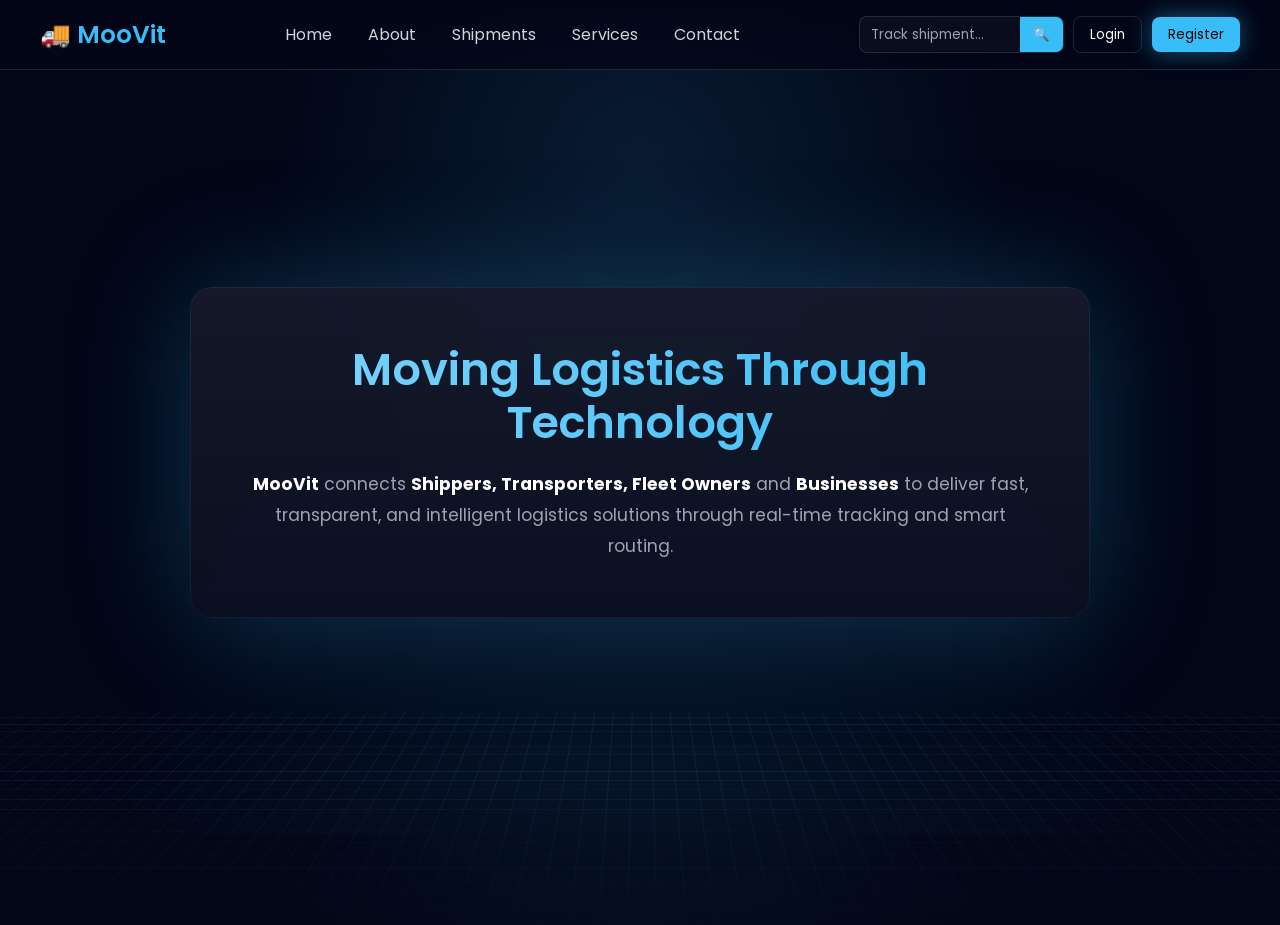
<file: index.html>
<!DOCTYPE html>
<html lang="en">

<head>
  <meta charset="UTF-8" />
  <meta name="viewport" content="width=device-width, initial-scale=1.0" />
  <title>MooVit | Smart Logistics Platform</title>

  <!-- Font -->
  <link href="https://fonts.googleapis.com/css2?family=Poppins:wght@300;400;600&display=swap" rel="stylesheet">

  <style>
    :root {
      --accent: #38bdf8;
      --dark: #020617;
      --glass: rgba(12, 18, 35, 0.88);
      --border: rgba(255, 255, 255, 0.12);
      --muted: #9ca3af;
    }

    * {
      margin: 0;
      padding: 0;
      box-sizing: border-box;
      font-family: 'Poppins', sans-serif;
    }

    body {
      background:
        radial-gradient(circle at 50% 20%, rgba(56, 189, 248, 0.12), transparent 40%),
        radial-gradient(circle at bottom, rgba(56, 189, 248, 0.08), transparent 50%),
        var(--dark);
      color: #e5e7eb;
      overflow-x: hidden;
    }

    /* ================= NAVBAR ================= */
    header {
      position: sticky;
      top: 0;
      z-index: 1000;
      display: flex;
      align-items: center;
      justify-content: space-between;
      padding: 1rem 2.5rem;
      backdrop-filter: blur(14px);
      background: linear-gradient(to bottom,
          rgba(2, 6, 23, 0.95),
          rgba(2, 6, 23, 0.75));
      border-bottom: 1px solid var(--border);
    }

    .logo {
      font-size: 1.55rem;
      font-weight: 600;
      color: var(--accent);
      display: flex;
      align-items: center;
      gap: 0.5rem;
    }

    nav a {
      margin: 0 1rem;
      text-decoration: none;
      color: #d1d5db;
      position: relative;
    }

    nav a::after {
      content: "";
      position: absolute;
      left: 50%;
      bottom: -6px;
      width: 0;
      height: 2px;
      background: linear-gradient(to right, transparent, var(--accent), transparent);
      transform: translateX(-50%);
      transition: width 0.35s ease;
    }

    nav a:hover::after {
      width: 120%;
    }

    .nav-right {
      display: flex;
      align-items: center;
      gap: 0.6rem;
    }

    .search {
      display: flex;
      border: 1px solid var(--border);
      border-radius: 8px;
      overflow: hidden;
      background: rgba(255, 255, 255, 0.03);
    }

    .search input {
      background: transparent;
      border: none;
      padding: 0.45rem 0.7rem;
      color: white;
      outline: none;
      width: 160px;
    }

    .search input::placeholder {
      color: var(--muted);
    }

    .search button {
      background: var(--accent);
      border: none;
      padding: 0.45rem 0.8rem;
      cursor: pointer;
      color: black;
      font-weight: 600;
    }

    .btn {
      padding: 0.45rem 1rem;
      border-radius: 8px;
      border: 1px solid var(--border);
      background: transparent;
      color: white;
      cursor: pointer;
      transition: all 0.3s ease;
    }

    .btn:hover {
      transform: translateY(-1px);
    }

    .btn.primary {
      background: var(--accent);
      color: black;
      border: none;
      box-shadow: 0 0 25px rgba(56, 189, 248, 0.45);
      position: relative;
      overflow: hidden;
    }

    .btn.primary::after {
      content: "";
      position: absolute;
      inset: 0;
      background: radial-gradient(circle, rgba(255, 255, 255, 0.4), transparent 60%);
      opacity: 0;
      transition: opacity 0.3s ease;
    }

    .btn.primary:hover::after {
      opacity: 1;
    }

    .btn:active {
      transform: scale(0.97);
    }

    /* ================= HERO ================= */
    .hero {
      min-height: 85vh;
      display: flex;
      align-items: center;
      justify-content: center;
      position: relative;
      padding: 2rem;
    }

    @keyframes float {
      0% {
        transform: translateY(0);
      }

      50% {
        transform: translateY(-8px);
      }

      100% {
        transform: translateY(0);
      }
    }

    .hero-card {
      background:
        linear-gradient(180deg, rgba(255, 255, 255, 0.04), transparent),
        var(--glass);
      backdrop-filter: blur(15px);
      border-radius: 22px;
      padding: 3.5rem;
      max-width: 900px;
      text-align: center;
      box-shadow:
        0 0 120px rgba(56, 189, 248, 0.25),
        inset 0 0 0 1px rgba(255, 255, 255, 0.06);
      animation: float 6s ease-in-out infinite;
      transition: transform 0.4s ease, box-shadow 0.4s ease;
      z-index: 10;
    }

    .hero-card:hover {
      transform: translateY(-6px) scale(1.01);
      box-shadow:
        0 0 140px rgba(56, 189, 248, 0.35),
        inset 0 0 0 1px rgba(255, 255, 255, 0.08);
    }

    .hero-card h1 {
      font-size: 2.8rem;
      font-weight: 600;
      line-height: 1.2;
      background: linear-gradient(to right, #7dd3fc, var(--accent));
      -webkit-background-clip: text;
      -webkit-text-fill-color: transparent;
    }

    .hero-card p {
      margin-top: 1.2rem;
      font-size: 1.08rem;
      color: var(--muted);
      line-height: 1.8;
    }

    .hero-card b {
      color: #fff;
    }

    /* ================= GRID FLOOR ================= */
    @keyframes gridMove {
      from {
        background-position: 0 0, 0 0, 0 0;
      }

      to {
        background-position: 0 0, 0 40px, 40px 0;
      }
    }

    .grid {
      position: absolute;
      bottom: -200px;
      width: 120%;
      height: 480px;
      background:
        linear-gradient(to top, rgba(2, 6, 23, 0.95), transparent 60%),
        repeating-linear-gradient(0deg,
          transparent,
          transparent 22px,
          rgba(56, 189, 248, 0.25) 23px),
        repeating-linear-gradient(90deg,
          transparent,
          transparent 22px,
          rgba(56, 189, 248, 0.25) 23px);
      transform: perspective(1000px) rotateX(65deg);
      opacity: 0.75;
      animation: gridMove 20s linear infinite;
    }

    @media (max-width: 768px) {
      nav {
        display: none;
      }

      .hero-card h1 {
        font-size: 2rem;
      }
    }
  </style>
</head>

<body>

  <!-- NAVBAR -->
  <header>
    <div class="logo">🚚 MooVit</div>

    <nav>
      <a href="#">Home</a>
      <a href="#">About</a>
      <a href="Shipments/shipments.html">Shipments</a>
      <a href="#">Services</a>
      <a href="#">Contact</a>
    </nav>

    <div class="nav-right">
      <div class="search">
        <input type="text" placeholder="Track shipment..." />
        <button>🔍</button>
      </div>
      <button class="btn" onclick="window.location.href='login.html'">Login</button>
      <button class="btn primary" onclick="window.location.href='register.html'">Register</button>
    </div>
  </header>

  <!-- HERO -->
  <section class="hero">
    <div class="hero-card">
      <h1>Moving Logistics Through Technology</h1>
      <p>
        <b>MooVit</b> connects <b>Shippers, Transporters, Fleet Owners</b> and
        <b>Businesses</b> to deliver fast, transparent, and intelligent logistics
        solutions through real-time tracking and smart routing.
      </p>
    </div>

    <div class="grid"></div>
  </section>

  <!-- Mouse-follow glow -->
  <script>
    const hero = document.querySelector('.hero');
    hero.addEventListener('mousemove', (e) => {
      const x = e.clientX / window.innerWidth * 100;
      const y = e.clientY / window.innerHeight * 100;
      hero.style.background = `
        radial-gradient(circle at ${x}% ${y}%,
        rgba(56,189,248,0.12),
        transparent 40%),
        #020617
      `;
    });
  </script>

</body>

</html>
</file>
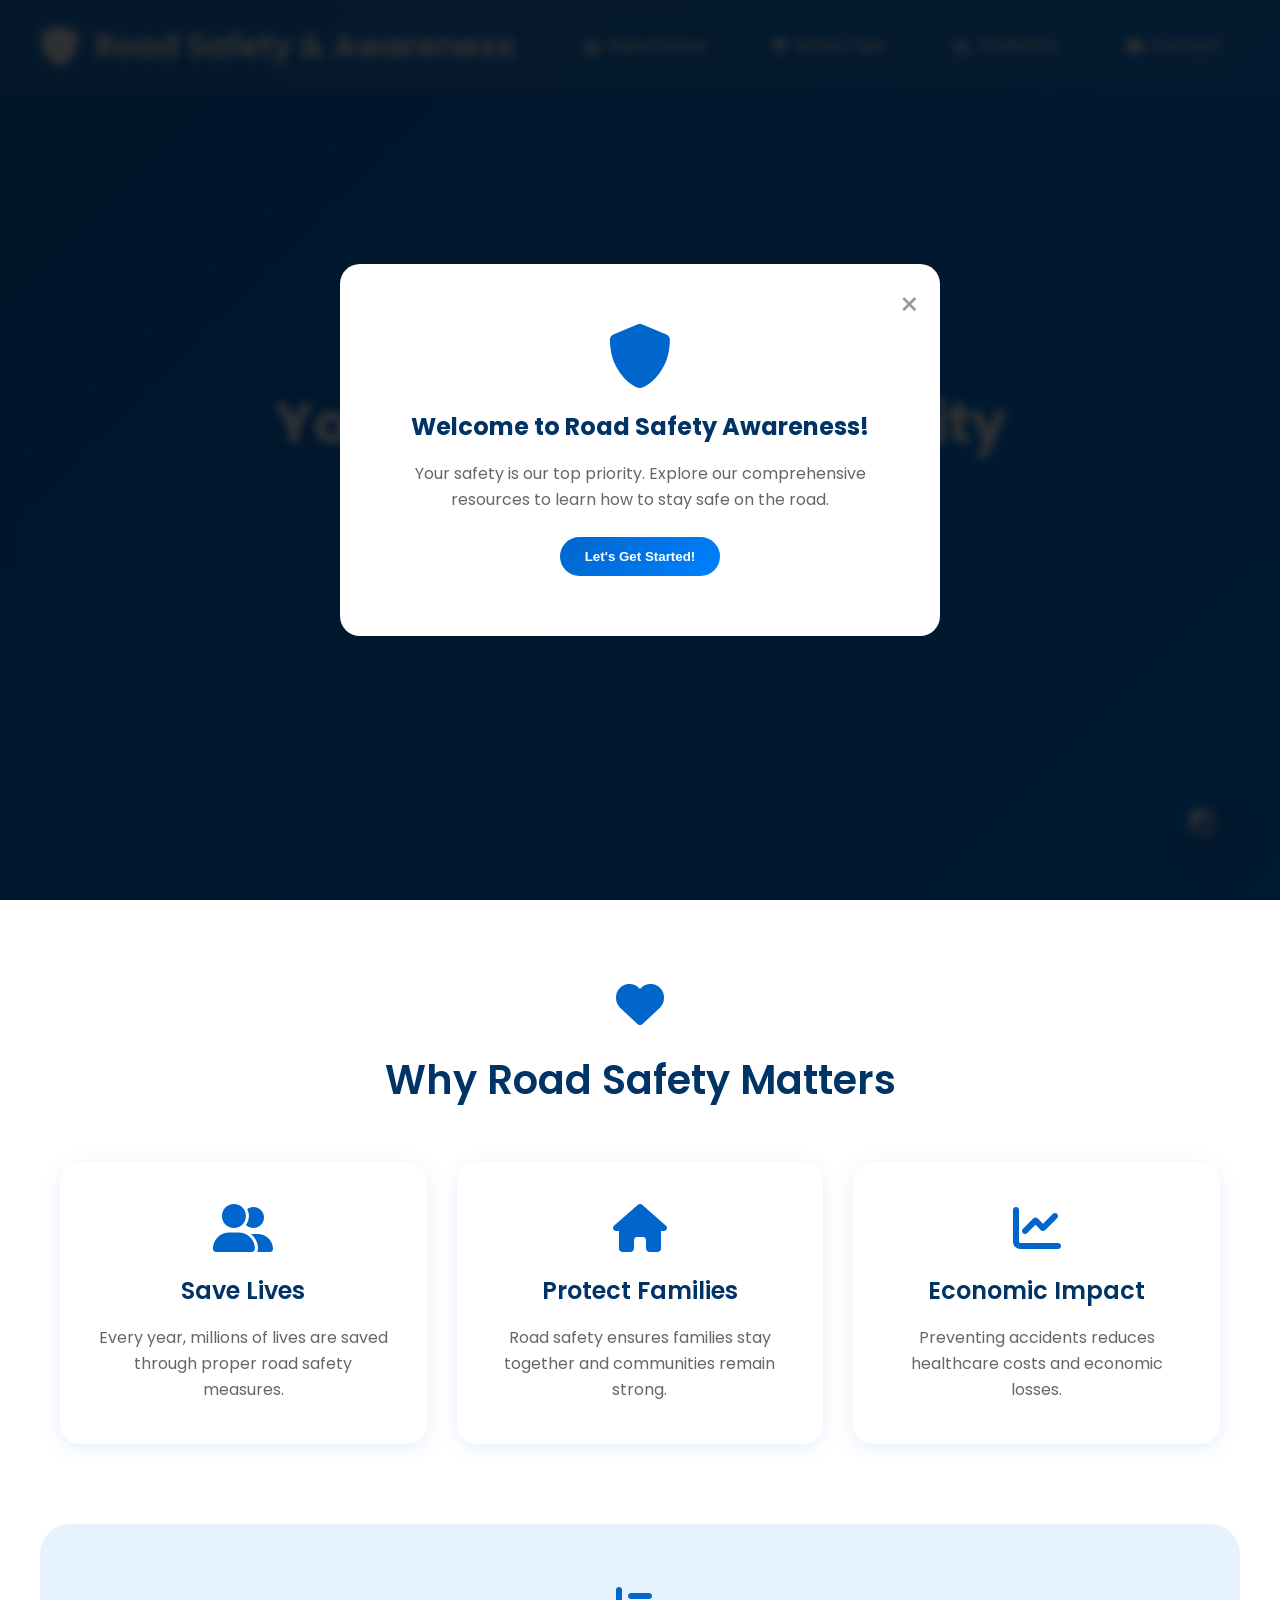
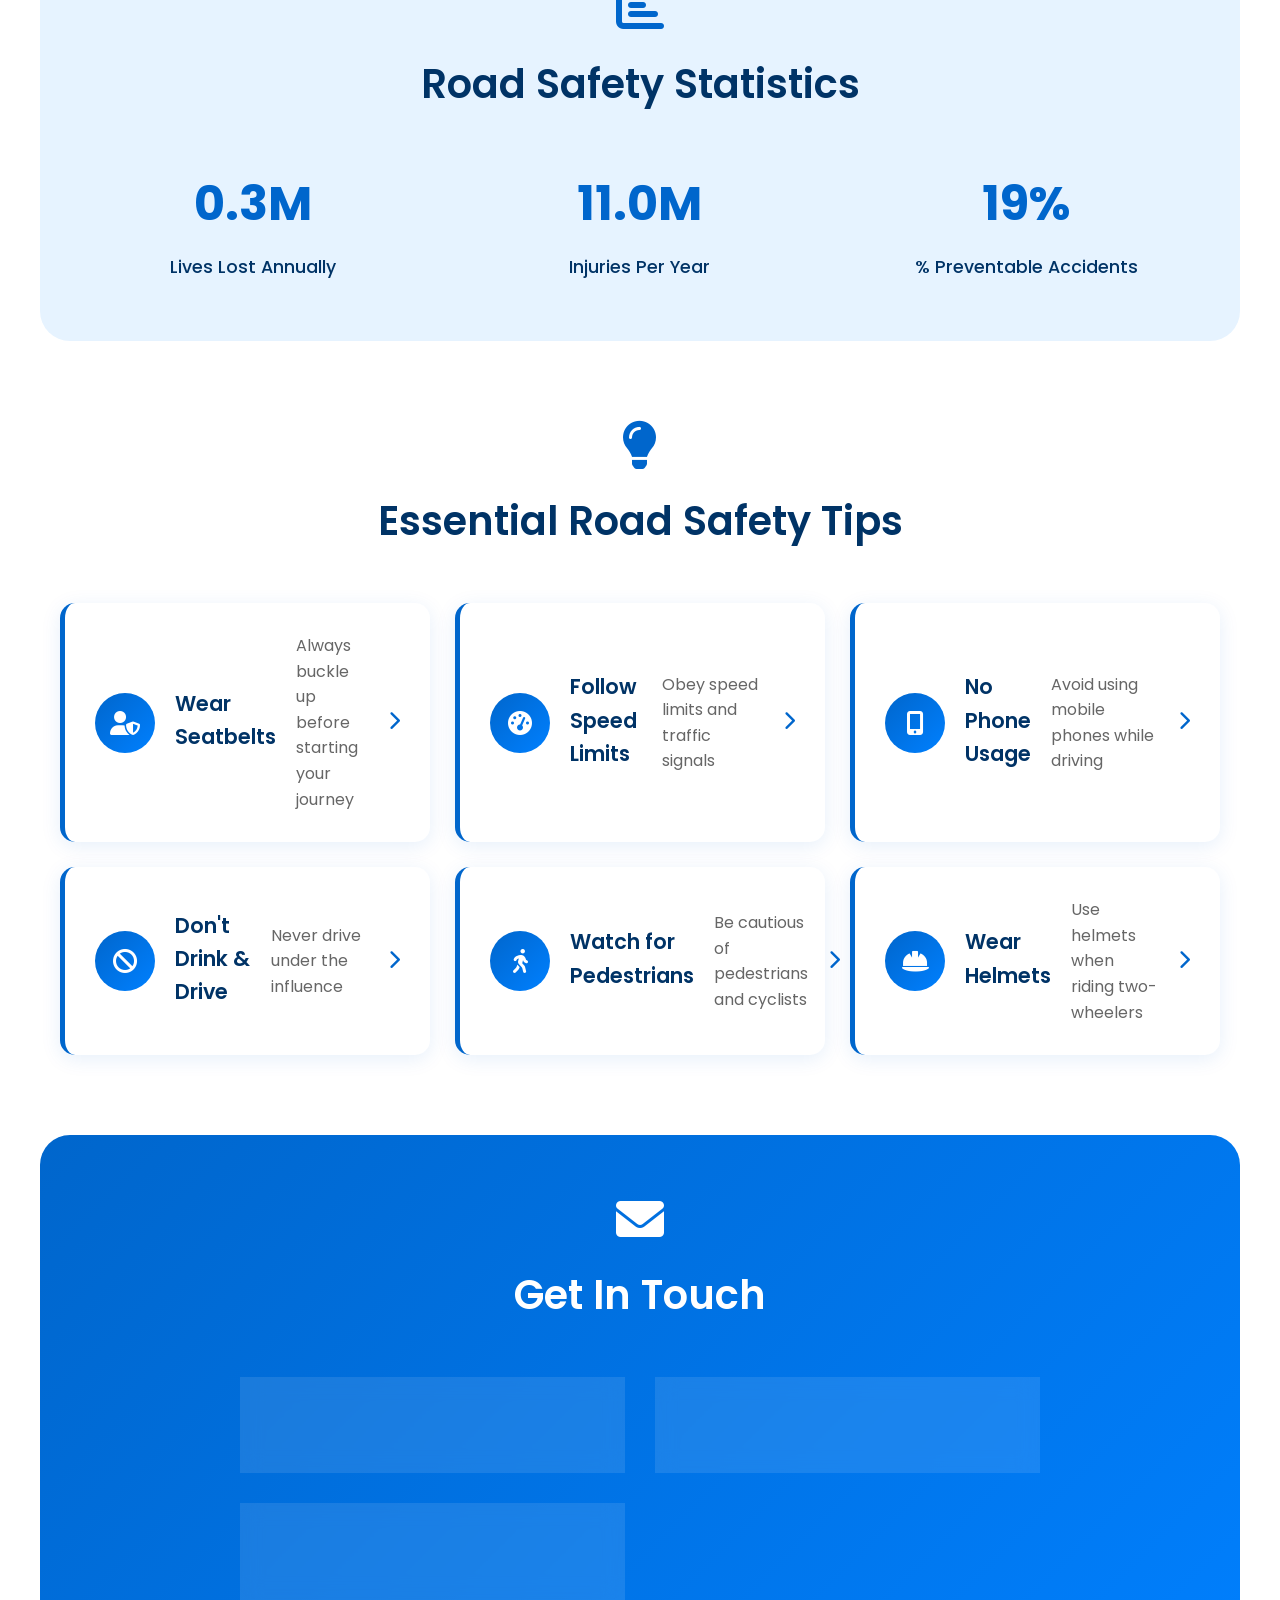
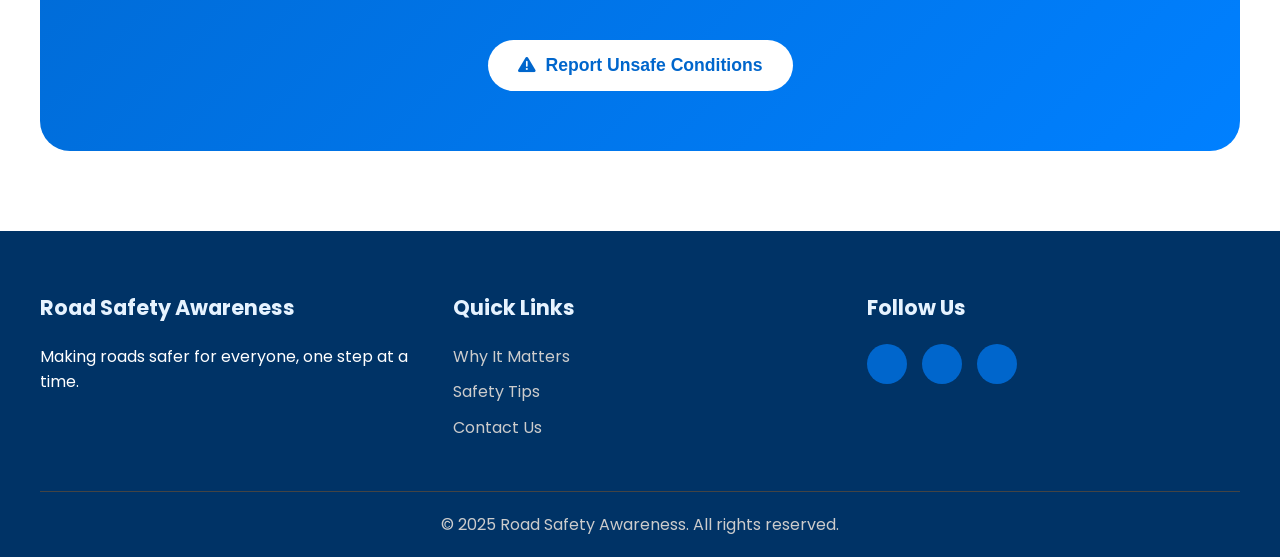
<file: Safety and awareness/index.html>
<!DOCTYPE html>
<html lang="en">
<head>
    <meta charset="UTF-8" />
    <meta name="viewport" content="width=device-width, initial-scale=1" />
    <title>Road Safety and Awareness</title>
    <link rel="stylesheet" href="styles.css" />
    <link rel="stylesheet" href="https://cdnjs.cloudflare.com/ajax/libs/font-awesome/6.0.0/css/all.min.css">
</head>
<body>
    <!-- Hero Section -->
    <div class="hero-section">
        <div class="animated-bg"></div>
        <header>
            <div class="header-content">
                <div class="logo-section">
                    <i class="fas fa-shield-alt"></i>
                    <h1>Road Safety & Awareness</h1>
                </div>
                <nav>
                    <ul>
                        <li><a href="#importance"><i class="fas fa-exclamation-triangle"></i> Importance</a></li>
                        <li><a href="#tips"><i class="fas fa-lightbulb"></i> Safety Tips</a></li>
                        <li><a href="#statistics"><i class="fas fa-chart-bar"></i> Statistics</a></li>
                        <li><a href="#contact"><i class="fas fa-envelope"></i> Contact</a></li>
                    </ul>
                </nav>
            </div>
        </header>
        
        <div class="hero-content">
            <h2>Your Safety is Our Priority</h2>
            <p>Join us in making roads safer for everyone</p>
            <button class="cta-button" onclick="scrollToSection('tips')">
                <i class="fas fa-arrow-down"></i> Learn Safety Tips
            </button>
        </div>
    </div>

    <!-- Importance Section -->
    <section id="importance" class="content-section">
        <div class="section-header">
            <i class="fas fa-heart section-icon"></i>
            <h2>Why Road Safety Matters</h2>
        </div>
        <div class="importance-grid">
            <div class="importance-card" data-popup="lives">
                <i class="fas fa-user-friends"></i>
                <h3>Save Lives</h3>
                <p>Every year, millions of lives are saved through proper road safety measures.</p>
            </div>
            <div class="importance-card" data-popup="families">
                <i class="fas fa-home"></i>
                <h3>Protect Families</h3>
                <p>Road safety ensures families stay together and communities remain strong.</p>
            </div>
            <div class="importance-card" data-popup="economy">
                <i class="fas fa-chart-line"></i>
                <h3>Economic Impact</h3>
                <p>Preventing accidents reduces healthcare costs and economic losses.</p>
            </div>
        </div>
    </section>

    <!-- Statistics Section -->
    <section id="statistics" class="content-section stats-section">
        <div class="section-header">
            <i class="fas fa-chart-bar section-icon"></i>
            <h2>Road Safety Statistics</h2>
        </div>
        <div class="stats-container">
            <div class="stat-item">
                <div class="stat-number" data-target="1350000">0</div>
                <div class="stat-label">Lives Lost Annually</div>
            </div>
            <div class="stat-item">
                <div class="stat-number" data-target="50000000">0</div>
                <div class="stat-label">Injuries Per Year</div>
            </div>
            <div class="stat-item">
                <div class="stat-number" data-target="90">0</div>
                <div class="stat-label">% Preventable Accidents</div>
            </div>
        </div>
    </section>

    <!-- Safety Tips Section -->
    <section id="tips" class="content-section">
        <div class="section-header">
            <i class="fas fa-lightbulb section-icon"></i>
            <h2>Essential Road Safety Tips</h2>
        </div>
        <div class="tips-grid">
            <div class="tip-card" onclick="showTipDetails('seatbelt')">
                <div class="tip-icon">
                    <i class="fas fa-user-shield"></i>
                </div>
                <h3>Wear Seatbelts</h3>
                <p>Always buckle up before starting your journey</p>
                <div class="tip-arrow"><i class="fas fa-chevron-right"></i></div>
            </div>
            
            <div class="tip-card" onclick="showTipDetails('speed')">
                <div class="tip-icon">
                    <i class="fas fa-tachometer-alt"></i>
                </div>
                <h3>Follow Speed Limits</h3>
                <p>Obey speed limits and traffic signals</p>
                <div class="tip-arrow"><i class="fas fa-chevron-right"></i></div>
            </div>
            
            <div class="tip-card" onclick="showTipDetails('phone')">
                <div class="tip-icon">
                    <i class="fas fa-mobile-alt"></i>
                </div>
                <h3>No Phone Usage</h3>
                <p>Avoid using mobile phones while driving</p>
                <div class="tip-arrow"><i class="fas fa-chevron-right"></i></div>
            </div>
            
            <div class="tip-card" onclick="showTipDetails('alcohol')">
                <div class="tip-icon">
                    <i class="fas fa-ban"></i>
                </div>
                <h3>Don't Drink & Drive</h3>
                <p>Never drive under the influence</p>
                <div class="tip-arrow"><i class="fas fa-chevron-right"></i></div>
            </div>
            
            <div class="tip-card" onclick="showTipDetails('pedestrians')">
                <div class="tip-icon">
                    <i class="fas fa-walking"></i>
                </div>
                <h3>Watch for Pedestrians</h3>
                <p>Be cautious of pedestrians and cyclists</p>
                <div class="tip-arrow"><i class="fas fa-chevron-right"></i></div>
            </div>
            
            <div class="tip-card" onclick="showTipDetails('helmet')">
                <div class="tip-icon">
                    <i class="fas fa-hard-hat"></i>
                </div>
                <h3>Wear Helmets</h3>
                <p>Use helmets when riding two-wheelers</p>
                <div class="tip-arrow"><i class="fas fa-chevron-right"></i></div>
            </div>
        </div>
    </section>

    <!-- Contact Section -->
    <section id="contact" class="content-section contact-section">
        <div class="section-header">
            <i class="fas fa-envelope section-icon"></i>
            <h2>Get In Touch</h2>
        </div>
        <div class="contact-content">
            <div class="contact-info">
                <div class="contact-item">
                    <i class="fas fa-envelope"></i>
                    <div>
                        <h4>Email Us</h4>
                        <a href="mailto:info@roadsafety.org">info@roadsafety.org</a>
                    </div>
                </div>
                <div class="contact-item">
                    <i class="fas fa-phone"></i>
                    <div>
                        <h4>Emergency Hotline</h4>
                        <span>1-800-ROAD-SAFE</span>
                    </div>
                </div>
                <div class="contact-item">
                    <i class="fas fa-map-marker-alt"></i>
                    <div>
                        <h4>Visit Us</h4>
                        <span>Safety Center, Main Street</span>
                    </div>
                </div>
            </div>
            <button class="report-button" onclick="showReportForm()">
                <i class="fas fa-exclamation-triangle"></i>
                Report Unsafe Conditions
            </button>
        </div>
    </section>

    <!-- Floating Action Button -->
    <div class="fab" onclick="showEmergencyInfo()">
        <i class="fas fa-phone"></i>
    </div>

    <!-- Popup Overlays -->
    <div id="popup-overlay" class="popup-overlay" onclick="closePopup()">
        <div class="popup-content" onclick="event.stopPropagation()">
            <span class="close-popup" onclick="closePopup()">&times;</span>
            <div id="popup-body"></div>
        </div>
    </div>

    <!-- Footer -->
    <footer>
        <div class="footer-content">
            <div class="footer-section">
                <h4>Road Safety Awareness</h4>
                <p>Making roads safer for everyone, one step at a time.</p>
            </div>
            <div class="footer-section">
                <h4>Quick Links</h4>
                <ul>
                    <li><a href="#importance">Why It Matters</a></li>
                    <li><a href="#tips">Safety Tips</a></li>
                    <li><a href="#contact">Contact Us</a></li>
                </ul>
            </div>
            <div class="footer-section">
                <h4>Follow Us</h4>
                <div class="social-links">
                    <a href="#"><i class="fab fa-facebook"></i></a>
                    <a href="#"><i class="fab fa-twitter"></i></a>
                    <a href="#"><i class="fab fa-instagram"></i></a>
                </div>
            </div>
        </div>
        <div class="footer-bottom">
            <p>&copy; 2025 Road Safety Awareness. All rights reserved.</p>
        </div>
    </footer>

    <script src="script.js"></script>
</body>
</html>
</file>
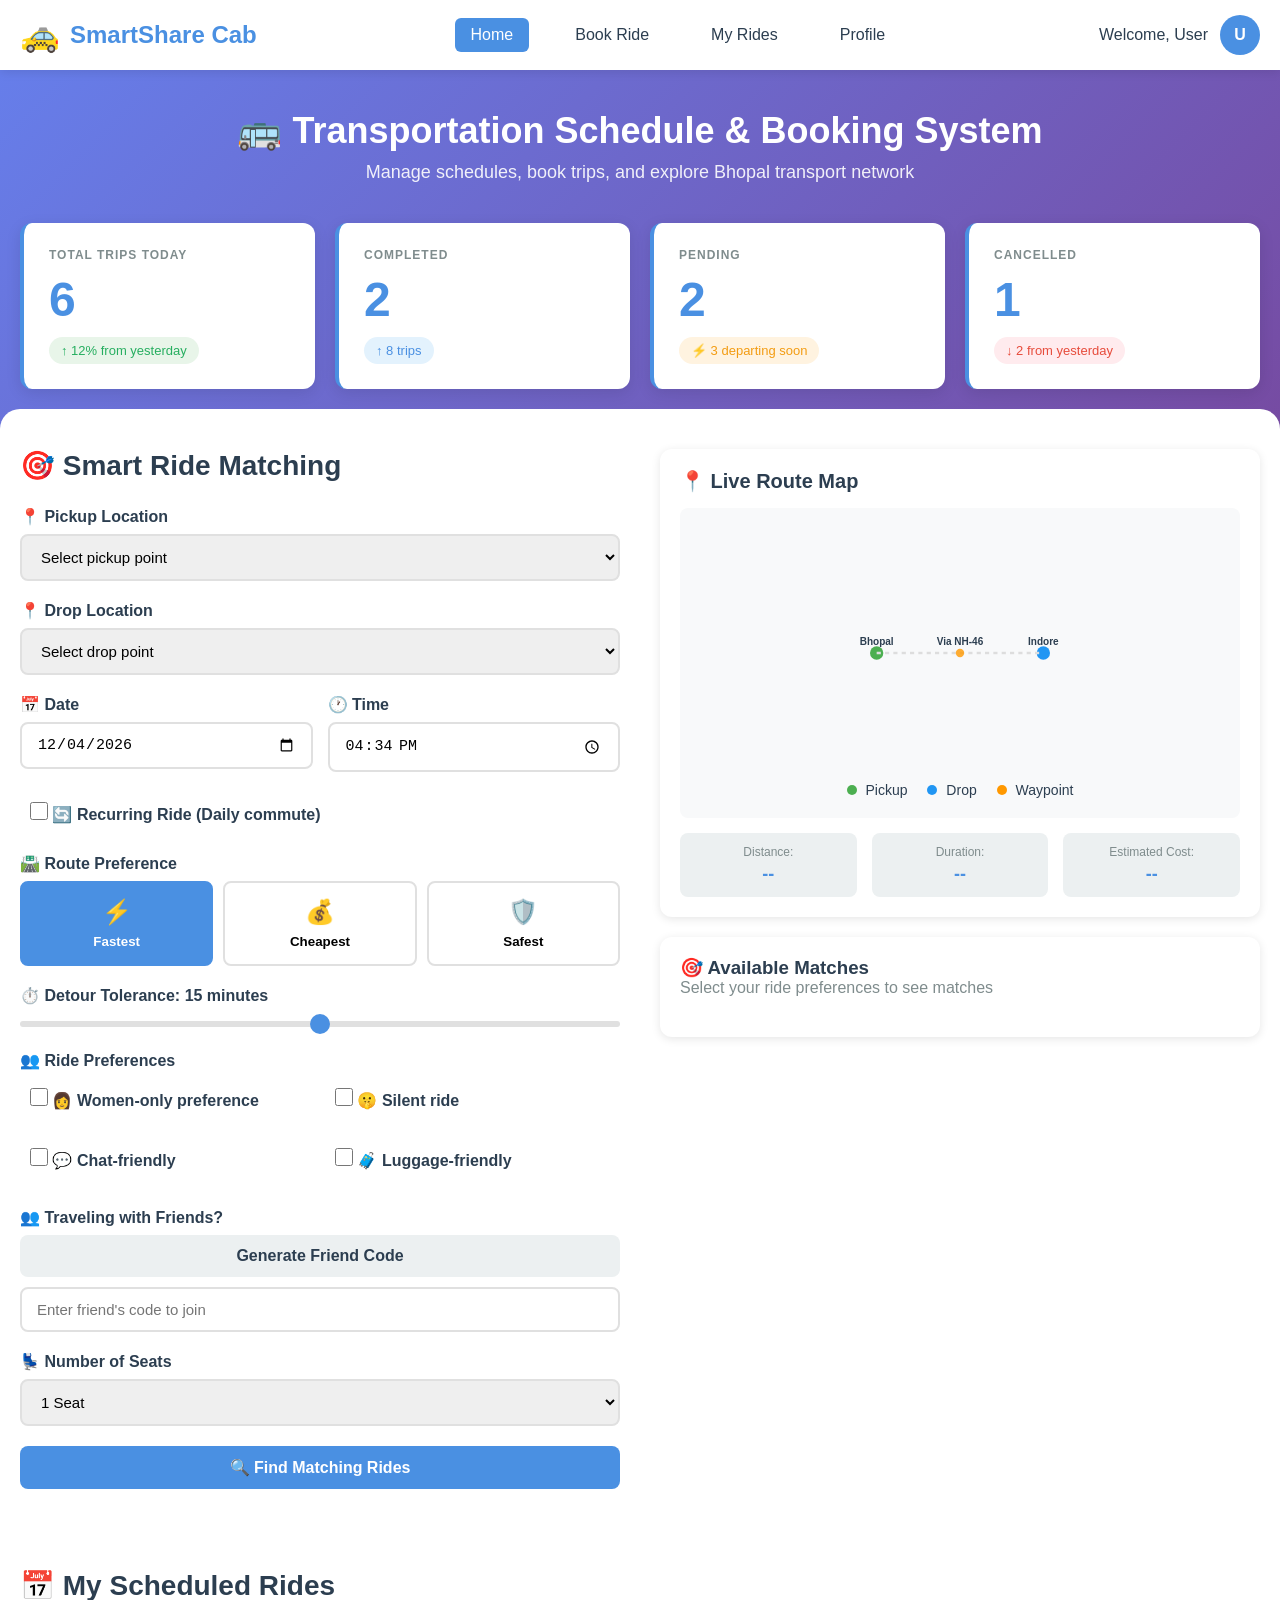
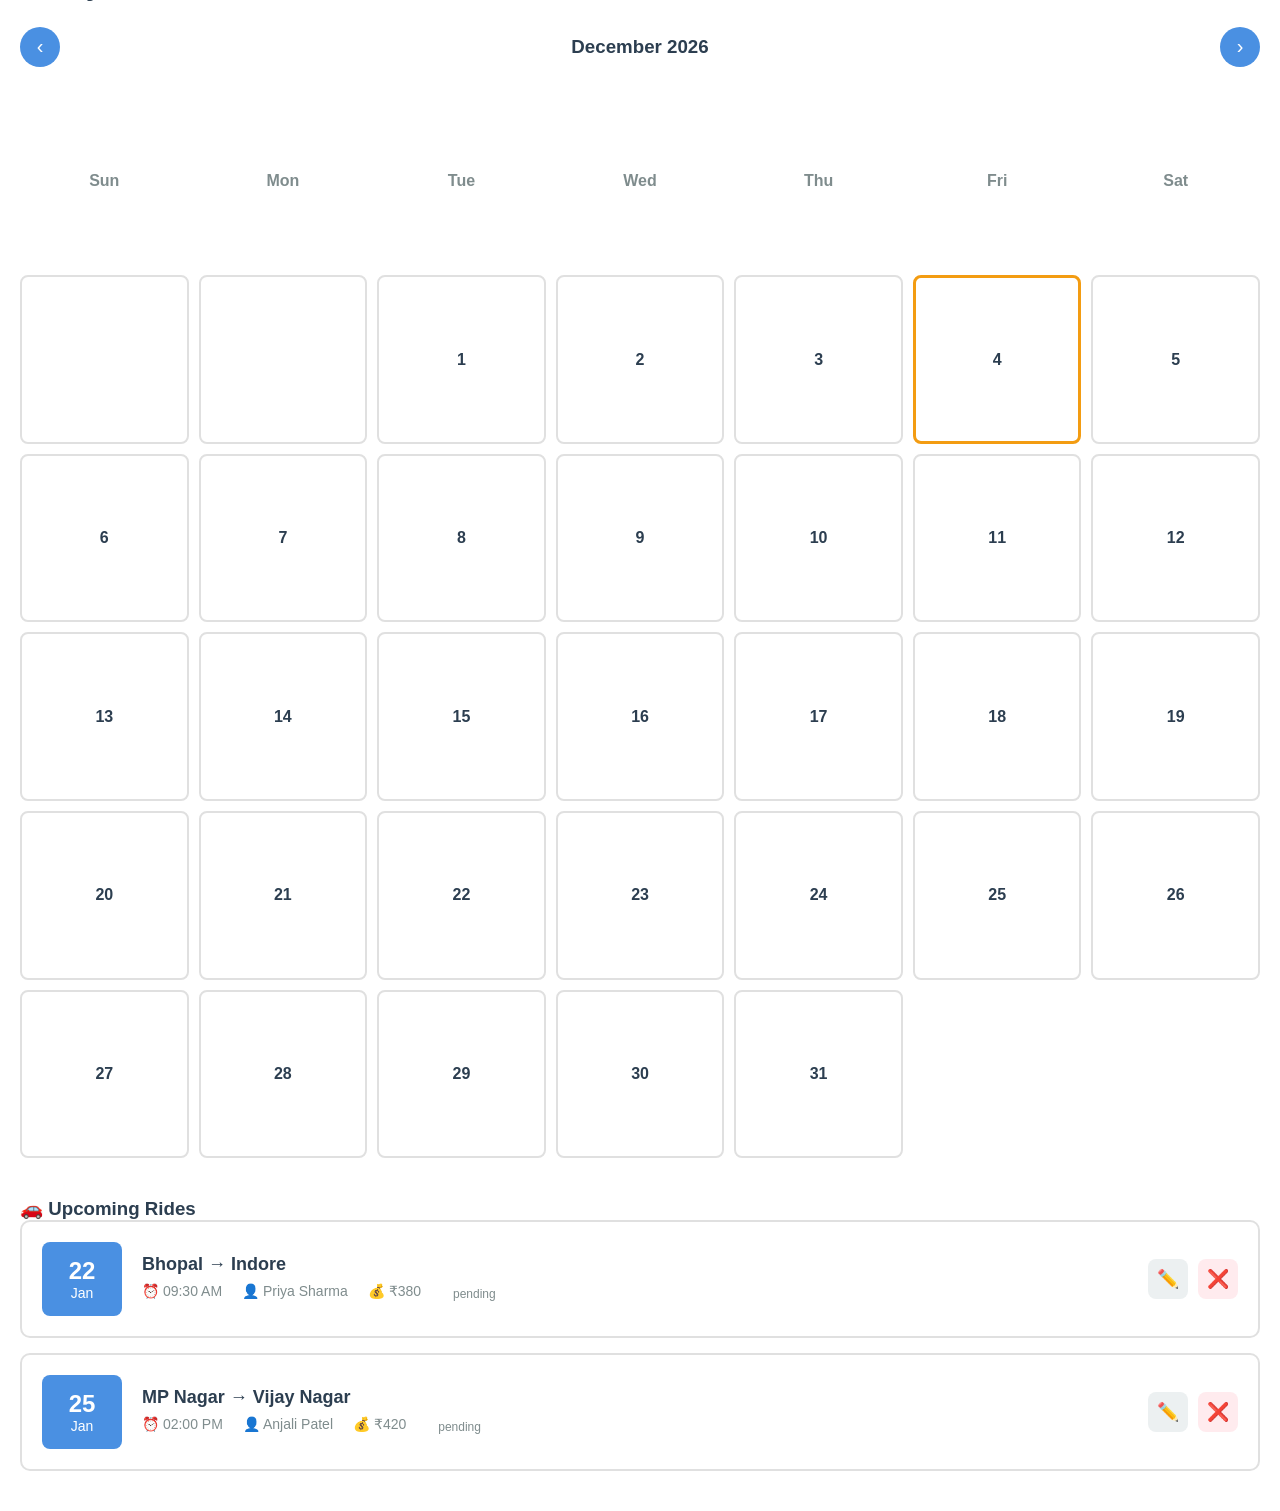
<file: sharingcab/index.html>
<!DOCTYPE html>
<html lang="en">
<head>
    <meta charset="UTF-8">
    <meta name="viewport" content="width=device-width, initial-scale=1.0">
    <title>🚕 Smart Cab Sharing - Bhopal Transport Network</title>
    <link rel="stylesheet" href="styles.css">
</head>
<body>
    <!-- Header -->
    <header class="header">
        <div class="container">
            <div class="logo">
                <span class="logo-icon">🚕</span>
                <span class="logo-text">SmartShare Cab</span>
            </div>
            <nav class="nav">
                <a href="#home" class="nav-link active">Home</a>
                <a href="#book" class="nav-link">Book Ride</a>
                <a href="#schedule" class="nav-link">My Rides</a>
                <a href="#profile" class="nav-link">Profile</a>
            </nav>
            <div class="user-profile">
                <span class="user-name">Welcome, User</span>
                <div class="user-avatar">U</div>
            </div>
        </div>
    </header>

    <!-- Dashboard Stats -->
    <section class="dashboard-stats">
        <div class="container">
            <h1 class="page-title">🚌 Transportation Schedule & Booking System</h1>
            <p class="page-subtitle">Manage schedules, book trips, and explore Bhopal transport network</p>
            
            <div class="stats-grid">
                <div class="stat-card">
                    <h3>TOTAL TRIPS TODAY</h3>
                    <div class="stat-number">6</div>
                    <span class="stat-badge up">↑ 12% from yesterday</span>
                </div>
                <div class="stat-card">
                    <h3>COMPLETED</h3>
                    <div class="stat-number">2</div>
                    <span class="stat-badge neutral">↑ 8 trips</span>
                </div>
                <div class="stat-card">
                    <h3>PENDING</h3>
                    <div class="stat-number">2</div>
                    <span class="stat-badge warning">⚡ 3 departing soon</span>
                </div>
                <div class="stat-card">
                    <h3>CANCELLED</h3>
                    <div class="stat-number">1</div>
                    <span class="stat-badge down">↓ 2 from yesterday</span>
                </div>
            </div>
        </div>
    </section>

    <!-- Main Booking Section -->
    <section class="booking-section">
        <div class="container">
            <div class="booking-layout">
                <!-- Left Side - Booking Form -->
                <div class="booking-form-container">
                    <h2 class="section-title">🎯 Smart Ride Matching</h2>
                    
                    <!-- Route Selection -->
                    <div class="form-group">
                        <label>📍 Pickup Location</label>
                        <select id="pickupLocation" class="form-control">
                            <option value="">Select pickup point</option>
                            <option value="new-market">New Market, Bhopal</option>
                            <option value="mp-nagar">MP Nagar, Bhopal</option>
                            <option value="hoshangabad-road">Hoshangabad Road</option>
                            <option value="bhopal-station">Bhopal Railway Station</option>
                            <option value="aiims-bhopal">AIIMS Bhopal</option>
                        </select>
                    </div>

                    <div class="form-group">
                        <label>📍 Drop Location</label>
                        <select id="dropLocation" class="form-control">
                            <option value="">Select drop point</option>
                            <option value="indore-station">Indore Railway Station</option>
                            <option value="vijay-nagar">Vijay Nagar, Indore</option>
                            <option value="rajwada">Rajwada, Indore</option>
                            <option value="mhow">Mhow</option>
                            <option value="dhar">Dhar</option>
                        </select>
                    </div>

                    <!-- Date & Time -->
                    <div class="form-row">
                        <div class="form-group">
                            <label>📅 Date</label>
                            <input type="date" id="rideDate" class="form-control">
                        </div>
                        <div class="form-group">
                            <label>🕐 Time</label>
                            <input type="time" id="rideTime" class="form-control">
                        </div>
                    </div>

                    <!-- Recurring Ride -->
                    <div class="form-group">
                        <label class="checkbox-label">
                            <input type="checkbox" id="recurringRide">
                            <span>🔄 Recurring Ride (Daily commute)</span>
                        </label>
                        <div id="recurringOptions" class="recurring-options hidden">
                            <select class="form-control">
                                <option>Daily (Mon-Fri)</option>
                                <option>Daily (All days)</option>
                                <option>Weekends only</option>
                                <option>Custom days</option>
                            </select>
                        </div>
                    </div>

                    <!-- Route Type Selection -->
                    <div class="form-group">
                        <label>🛣️ Route Preference</label>
                        <div class="route-options">
                            <button class="route-btn active" data-route="fastest">
                                <span class="route-icon">⚡</span>
                                <span>Fastest</span>
                            </button>
                            <button class="route-btn" data-route="cheapest">
                                <span class="route-icon">💰</span>
                                <span>Cheapest</span>
                            </button>
                            <button class="route-btn" data-route="safest">
                                <span class="route-icon">🛡️</span>
                                <span>Safest</span>
                            </button>
                        </div>
                    </div>

                    <!-- Detour Tolerance -->
                    <div class="form-group">
                        <label>⏱️ Detour Tolerance: <span id="detourValue">15</span> minutes</label>
                        <input type="range" id="detourSlider" min="0" max="30" value="15" class="slider">
                    </div>

                    <!-- Preferences -->
                    <div class="form-group">
                        <label>👥 Ride Preferences</label>
                        <div class="preference-grid">
                            <label class="checkbox-label">
                                <input type="checkbox" id="genderPref">
                                <span>👩 Women-only preference</span>
                            </label>
                            <label class="checkbox-label">
                                <input type="checkbox" id="silentRide">
                                <span>🤫 Silent ride</span>
                            </label>
                            <label class="checkbox-label">
                                <input type="checkbox" id="chatFriendly">
                                <span>💬 Chat-friendly</span>
                            </label>
                            <label class="checkbox-label">
                                <input type="checkbox" id="luggageFriendly">
                                <span>🧳 Luggage-friendly</span>
                            </label>
                        </div>
                    </div>

                    <!-- Friend Code -->
                    <div class="form-group">
                        <label>👥 Traveling with Friends?</label>
                        <div class="friend-code-section">
                            <button id="generateCodeBtn" class="btn-secondary">Generate Friend Code</button>
                            <div id="friendCodeDisplay" class="friend-code-display hidden">
                                <span>Your Code: <strong id="friendCode"></strong></span>
                                <button class="btn-copy" onclick="copyFriendCode()">📋 Copy</button>
                            </div>
                            <input type="text" id="joinCode" class="form-control" placeholder="Enter friend's code to join">
                        </div>
                    </div>

                    <!-- Seats -->
                    <div class="form-group">
                        <label>💺 Number of Seats</label>
                        <select id="seatsRequired" class="form-control">
                            <option value="1">1 Seat</option>
                            <option value="2">2 Seats</option>
                            <option value="3">3 Seats</option>
                            <option value="4">4 Seats</option>
                        </select>
                    </div>

                    <button class="btn-primary" onclick="findMatches()">🔍 Find Matching Rides</button>
                </div>

                <!-- Right Side - Map & Matches -->
                <div class="map-matches-container">
                    <!-- Interactive Map -->
                    <div class="map-container">
                        <h3 class="map-title">📍 Live Route Map</h3>
                        <div id="routeMap" class="route-map">
                            <svg viewBox="0 0 400 300" class="route-svg">
                                <!-- Bhopal -->
                                <circle cx="100" cy="150" r="8" fill="#4CAF50" class="city-marker"/>
                                <text x="100" y="140" text-anchor="middle" class="city-label">Bhopal</text>
                                
                                <!-- Indore -->
                                <circle cx="300" cy="150" r="8" fill="#2196F3" class="city-marker"/>
                                <text x="300" y="140" text-anchor="middle" class="city-label">Indore</text>
                                
                                <!-- Route Line -->
                                <path id="routePath" d="M 100 150 L 300 150" stroke="#ddd" stroke-width="3" fill="none" stroke-dasharray="5,5"/>
                                
                                <!-- Active Route (will be animated) -->
                                <path id="activeRoute" d="M 100 150 L 300 150" stroke="#4CAF50" stroke-width="4" fill="none" opacity="0"/>
                                
                                <!-- Intermediate Points -->
                                <circle cx="200" cy="150" r="5" fill="#FF9800" class="waypoint"/>
                                <text x="200" y="140" text-anchor="middle" class="waypoint-label">Via NH-46</text>
                            </svg>
                            <div class="map-legend">
                                <span><span class="legend-dot green"></span> Pickup</span>
                                <span><span class="legend-dot blue"></span> Drop</span>
                                <span><span class="legend-dot orange"></span> Waypoint</span>
                            </div>
                        </div>
                        <div class="route-info">
                            <div class="route-stat">
                                <span class="route-label">Distance:</span>
                                <span class="route-value" id="routeDistance">--</span>
                            </div>
                            <div class="route-stat">
                                <span class="route-label">Duration:</span>
                                <span class="route-value" id="routeDuration">--</span>
                            </div>
                            <div class="route-stat">
                                <span class="route-label">Estimated Cost:</span>
                                <span class="route-value" id="routeCost">--</span>
                            </div>
                        </div>
                    </div>

                    <!-- Available Matches -->
                    <div class="matches-container" id="matchesContainer">
                        <h3>🎯 Available Matches</h3>
                        <p class="matches-subtitle">Select your ride preferences to see matches</p>
                        <div id="matchesList" class="matches-list"></div>
                    </div>
                </div>
            </div>
        </div>
    </section>

    <!-- Calendar Section -->
    <section class="calendar-section">
        <div class="container">
            <h2 class="section-title">📅 My Scheduled Rides</h2>
            
            <div class="calendar-header">
                <button class="calendar-nav-btn" onclick="changeMonth(-1)">‹</button>
                <h3 id="calendarMonth">January 2026</h3>
                <button class="calendar-nav-btn" onclick="changeMonth(1)">›</button>
            </div>

            <div class="calendar-grid" id="calendarGrid"></div>

            <!-- Upcoming Rides List -->
            <div class="upcoming-rides">
                <h3>🚗 Upcoming Rides</h3>
                <div id="upcomingRidesList" class="rides-list"></div>
            </div>
        </div>
    </section>

    <!-- Gender Preference Modal -->
    <div id="genderModal" class="modal">
        <div class="modal-content">
            <h3>⚠️ Gender Preference Alert</h3>
            <p>No female passengers available for this ride. Would you like to proceed with a mixed-gender ride?</p>
            <p class="modal-note">You can always cancel if you're not comfortable.</p>
            <div class="modal-actions">
                <button class="btn-secondary" onclick="closeGenderModal()">Decline</button>
                <button class="btn-primary" onclick="acceptMixedRide()">Accept</button>
            </div>
        </div>
    </div>

    <!-- Ride Impact Modal -->
    <div id="impactModal" class="modal">
        <div class="modal-content">
            <h3>📊 Cancellation Impact Preview</h3>
            <div class="impact-details">
                <div class="impact-item">
                    <span class="impact-label">Affected Passengers:</span>
                    <span class="impact-value" id="affectedPassengers">--</span>
                </div>
                <div class="impact-item">
                    <span class="impact-label">Cost Change:</span>
                    <span class="impact-value" id="costChange">--</span>
                </div>
                <div class="impact-item">
                    <span class="impact-label">Time Change:</span>
                    <span class="impact-value" id="timeChange">--</span>
                </div>
                <div class="impact-item">
                    <span class="impact-label">Cancellation Fee:</span>
                    <span class="impact-value red" id="cancelFee">--</span>
                </div>
            </div>
            <div class="modal-actions">
                <button class="btn-secondary" onclick="closeImpactModal()">Keep Ride</button>
                <button class="btn-danger" onclick="confirmCancellation()">Confirm Cancel</button>
            </div>
        </div>
    </div>

    <script src="script.js"></script>
</body>
</html>
</file>
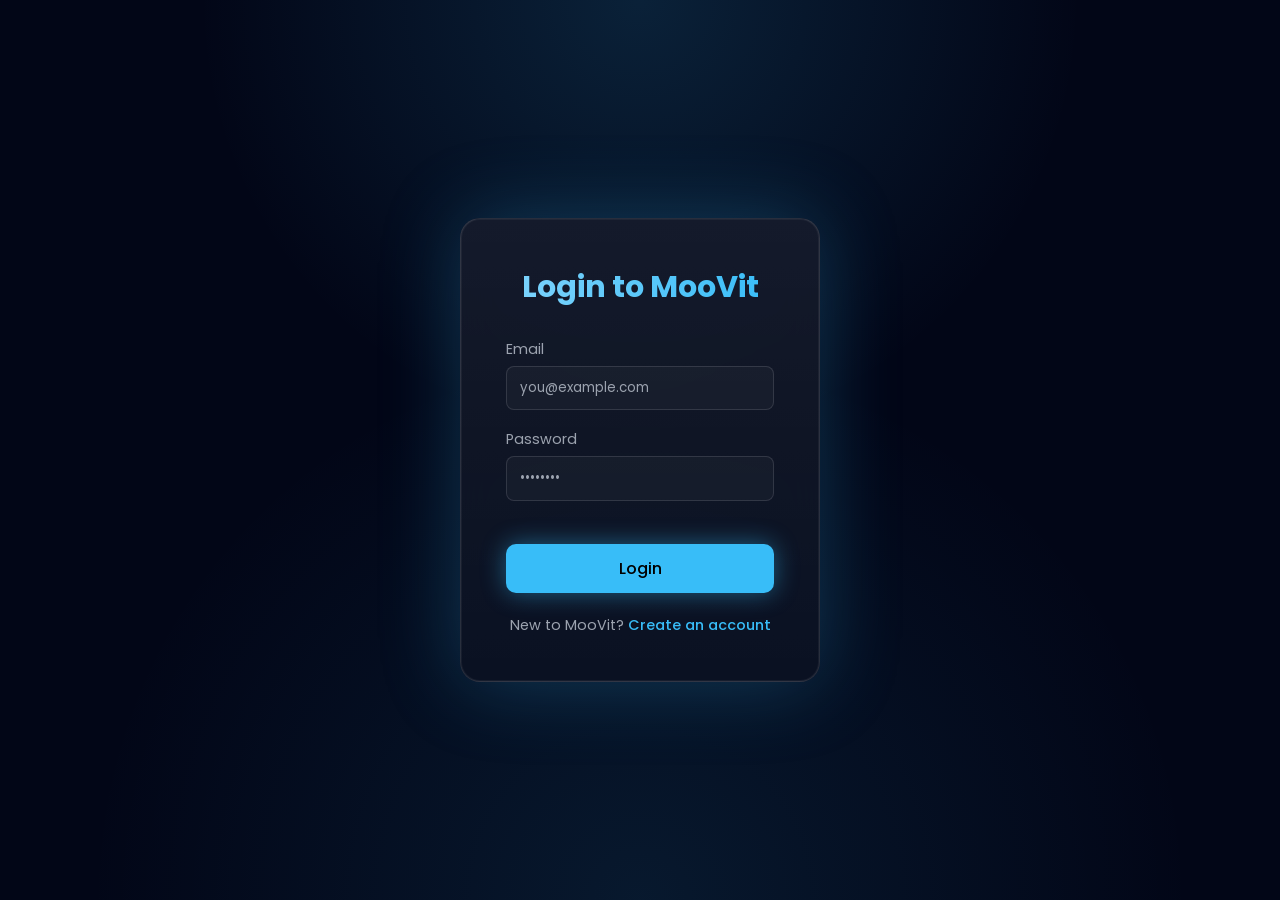
<file: login.html>
<!DOCTYPE html>
<html lang="en">

<head>
  <meta charset="UTF-8" />
  <meta name="viewport" content="width=device-width, initial-scale=1.0" />
  <title>Login | MooVit</title>

  <!-- Font -->
  <link href="https://fonts.googleapis.com/css2?family=Poppins:wght@300;400;600&display=swap" rel="stylesheet">

  <style>
    :root {
      --accent: #38bdf8;
      --dark: #020617;
      --glass: rgba(12, 18, 35, 0.9);
      --border: rgba(255, 255, 255, 0.12);
      --muted: #9ca3af;
    }

    * {
      margin: 0;
      padding: 0;
      box-sizing: border-box;
      font-family: 'Poppins', sans-serif;
    }

    body {
      height: 100vh;
      background:
        radial-gradient(circle at top, rgba(56, 189, 248, 0.15), transparent 40%),
        radial-gradient(circle at bottom, rgba(56, 189, 248, 0.1), transparent 50%),
        var(--dark);
      display: flex;
      justify-content: center;
      align-items: center;
      color: #e5e7eb;
    }

    /* ================= CARD ================= */
    .auth-container {
      width: 360px;
      padding: 2.8rem;
      border-radius: 20px;
      background:
        linear-gradient(180deg, rgba(255, 255, 255, 0.04), transparent),
        var(--glass);
      backdrop-filter: blur(18px);
      border: 1px solid var(--border);
      box-shadow:
        0 0 80px rgba(56, 189, 248, 0.25),
        inset 0 0 0 1px rgba(255, 255, 255, 0.05);
      animation: float 6s ease-in-out infinite;
      transition: transform 0.4s ease, box-shadow 0.4s ease;
    }

    .auth-container:hover {
      transform: translateY(-6px);
      box-shadow:
        0 0 110px rgba(56, 189, 248, 0.35),
        inset 0 0 0 1px rgba(255, 255, 255, 0.08);
    }

    @keyframes float {
      0% {
        transform: translateY(0);
      }

      50% {
        transform: translateY(-6px);
      }

      100% {
        transform: translateY(0);
      }
    }

    /* ================= HEADER ================= */
    .auth-container h2 {
      text-align: center;
      font-size: 1.9rem;
      margin-bottom: 1.8rem;
      background: linear-gradient(to right, #7dd3fc, var(--accent));
      -webkit-background-clip: text;
      -webkit-text-fill-color: transparent;
    }

    /* ================= INPUTS ================= */
    label {
      display: block;
      margin-bottom: 1.2rem;
      font-size: 0.9rem;
      color: var(--muted);
    }

    input {
      width: 100%;
      margin-top: 6px;
      padding: 0.7rem 0.8rem;
      border-radius: 8px;
      border: 1px solid var(--border);
      background: rgba(255, 255, 255, 0.03);
      color: white;
      outline: none;
      transition: border 0.3s ease, box-shadow 0.3s ease;
    }

    input:focus {
      border-color: var(--accent);
      box-shadow: 0 0 0 2px rgba(56, 189, 248, 0.25);
    }

    input::placeholder {
      color: var(--muted);
    }

    /* ================= BUTTON ================= */
    button {
      width: 100%;
      margin-top: 1.5rem;
      padding: 0.75rem;
      border-radius: 10px;
      border: none;
      font-size: 1rem;
      font-weight: 500;
      cursor: pointer;
      background: var(--accent);
      color: black;
      box-shadow: 0 0 25px rgba(56, 189, 248, 0.45);
      transition: all 0.3s ease;
      position: relative;
      overflow: hidden;
    }

    button::after {
      content: "";
      position: absolute;
      inset: 0;
      background: radial-gradient(circle, rgba(255, 255, 255, 0.5), transparent 60%);
      opacity: 0;
      transition: opacity 0.3s ease;
    }

    button:hover::after {
      opacity: 1;
    }

    button:active {
      transform: scale(0.97);
    }

    /* ================= FOOTER ================= */
    p {
      margin-top: 1.4rem;
      text-align: center;
      font-size: 0.9rem;
      color: var(--muted);
    }

    a {
      color: var(--accent);
      text-decoration: none;
      font-weight: 500;
    }

    a:hover {
      text-decoration: underline;
    }
  </style>
</head>

<body>

  <div class="auth-container">
    <form id="login-form">
      <h2>Login to MooVit</h2>

      <label>
        Email
        <input type="email" name="email" placeholder="you@example.com" required>
      </label>

      <label>
        Password
        <input type="password" name="password" placeholder="••••••••" required>
      </label>

      <button type="submit" onclick="window.location.href='main.html'">Login</button>

      <p>
        New to MooVit?
        <a href="register.html">Create an account</a>
      </p>
    </form>
  </div>

</body>

</html>
</file>
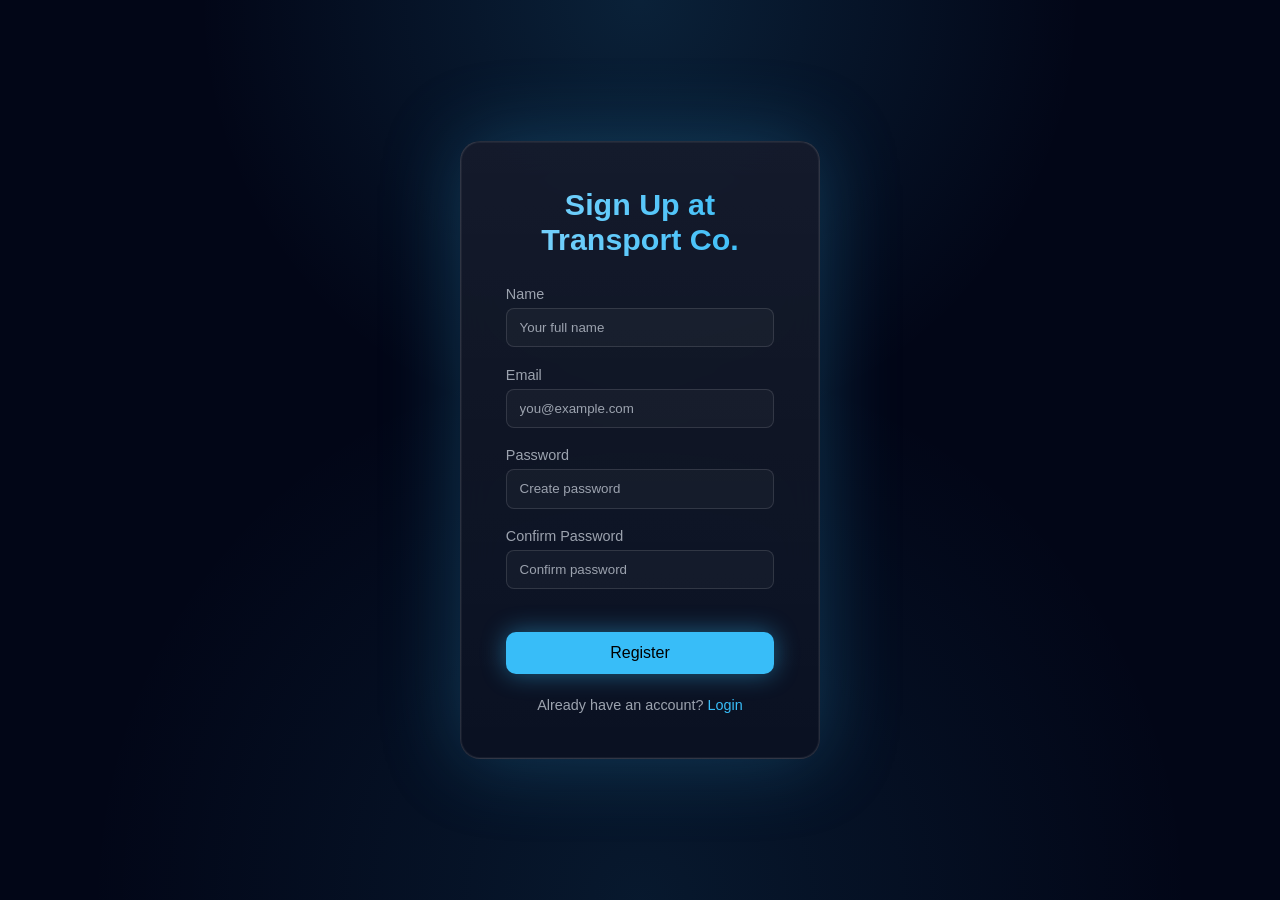
<file: register.html>
<!DOCTYPE html>
<html lang="en">

<head>
  <meta charset="UTF-8">
  <title>Register - Transport Co.</title>
  <style>
    :root {
      --accent: #38bdf8;
      --dark: #020617;
      --glass: rgba(12, 18, 35, 0.9);
      --border: rgba(255, 255, 255, 0.12);
      --muted: #9ca3af;
    }

    * {
      margin: 0;
      padding: 0;
      box-sizing: border-box;
      font-family: 'Poppins', sans-serif;
    }

    body {
      height: 100vh;
      background:
        radial-gradient(circle at top, rgba(56, 189, 248, 0.15), transparent 40%),
        radial-gradient(circle at bottom, rgba(56, 189, 248, 0.1), transparent 50%),
        var(--dark);
      display: flex;
      justify-content: center;
      align-items: center;
      color: #e5e7eb;
    }

    /* ================= CARD ================= */
    .auth-container {
      width: 360px;
      padding: 2.8rem;
      border-radius: 20px;
      background:
        linear-gradient(180deg, rgba(255, 255, 255, 0.04), transparent),
        var(--glass);
      backdrop-filter: blur(18px);
      border: 1px solid var(--border);
      box-shadow:
        0 0 80px rgba(56, 189, 248, 0.25),
        inset 0 0 0 1px rgba(255, 255, 255, 0.05);
      animation: float 6s ease-in-out infinite;
      transition: transform 0.4s ease, box-shadow 0.4s ease;
    }

    .auth-container:hover {
      transform: translateY(-6px);
      box-shadow:
        0 0 110px rgba(56, 189, 248, 0.35),
        inset 0 0 0 1px rgba(255, 255, 255, 0.08);
    }

    @keyframes float {
      0% {
        transform: translateY(0);
      }

      50% {
        transform: translateY(-6px);
      }

      100% {
        transform: translateY(0);
      }
    }

    /* ================= HEADER ================= */
    .auth-container h2 {
      text-align: center;
      font-size: 1.9rem;
      margin-bottom: 1.8rem;
      background: linear-gradient(to right, #7dd3fc, var(--accent));
      -webkit-background-clip: text;
      -webkit-text-fill-color: transparent;
    }

    /* ================= INPUTS ================= */
    label {
      display: block;
      margin-bottom: 1.2rem;
      font-size: 0.9rem;
      color: var(--muted);
    }

    input {
      width: 100%;
      margin-top: 6px;
      padding: 0.7rem 0.8rem;
      border-radius: 8px;
      border: 1px solid var(--border);
      background: rgba(255, 255, 255, 0.03);
      color: white;
      outline: none;
      transition: border 0.3s ease, box-shadow 0.3s ease;
    }

    input:focus {
      border-color: var(--accent);
      box-shadow: 0 0 0 2px rgba(56, 189, 248, 0.25);
    }

    input::placeholder {
      color: var(--muted);
    }

    /* ================= BUTTON ================= */
    button {
      width: 100%;
      margin-top: 1.5rem;
      padding: 0.75rem;
      border-radius: 10px;
      border: none;
      font-size: 1rem;
      font-weight: 500;
      cursor: pointer;
      background: var(--accent);
      color: black;
      box-shadow: 0 0 25px rgba(56, 189, 248, 0.45);
      transition: all 0.3s ease;
      position: relative;
      overflow: hidden;
    }

    button::after {
      content: "";
      position: absolute;
      inset: 0;
      background: radial-gradient(circle, rgba(255, 255, 255, 0.5), transparent 60%);
      opacity: 0;
      transition: opacity 0.3s ease;
    }

    button:hover::after {
      opacity: 1;
    }

    button:active {
      transform: scale(0.97);
    }

    /* ================= FOOTER ================= */
    p {
      margin-top: 1.4rem;
      text-align: center;
      font-size: 0.9rem;
      color: var(--muted);
    }

    a {
      color: var(--accent);
      text-decoration: none;
      font-weight: 500;
    }

    a:hover {
      text-decoration: underline;
    }
  </style>
</head>

<body>
  <div class="auth-container">
    <form id="register-form">
      <h2>Sign Up at Transport Co.</h2>
      <label>Name
        <input type="text" name="name" placeholder="Your full name" required>
      </label>
      <label>Email
        <input type="email" name="email" placeholder="you@example.com" required>
      </label>
      <label>Password
        <input id="pwd" type="password" placeholder="Create password" required>
      </label>
      <label>Confirm Password
        <input id="cpwd" type="password" placeholder="Confirm password" required>
      </label>
      <button type="submit" type="submit" onclick="window.location.href='main.html'">Register</button>
      <p>Already have an account? <a href="login.html">Login</a></p>
    </form>
  </div>
  <script>
    document.getElementById('register-form').onsubmit = e => {
      e.preventDefault();
      const p = document.getElementById('pwd'),
        cp = document.getElementById('cpwd');
      if (p.value !== cp.value) {
        alert('Passwords do not match');
        return;
      }
      alert('Registered!');
      // further actions...
    };
    document.getElementById('register-form').addEventListener('submit', function (e) {
      e.preventDefault();
      window.location.href = 'login.html';
    });
  </script>
</body>

</html>
</file>
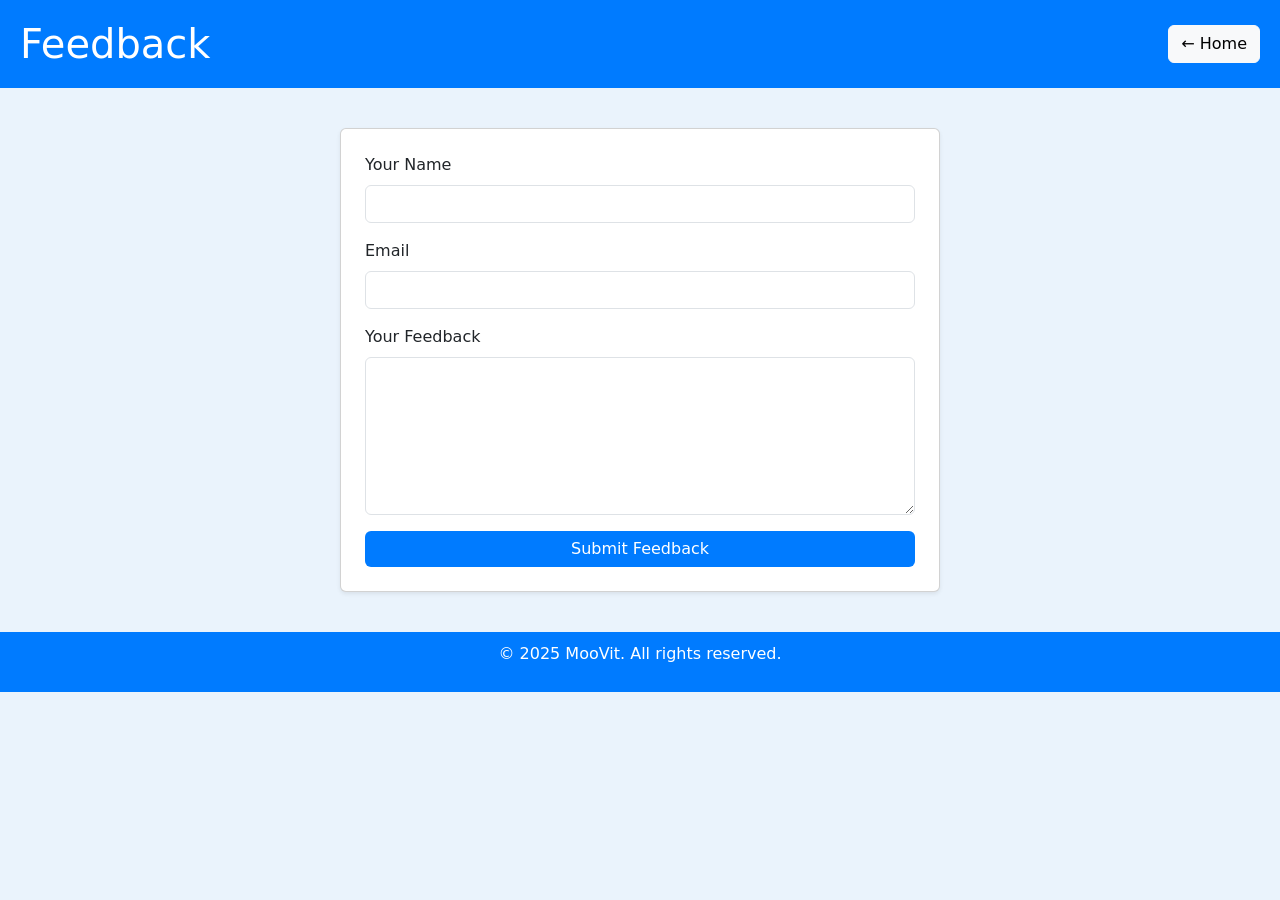
<file: feedback/feedback.html>
<!DOCTYPE html>
<html lang="en">

<head>
  <meta charset="UTF-8">
  <title>Feedback - MooVit</title>
  <meta name="viewport" content="width=device-width, initial-scale=1.0">
  <link href="https://cdn.jsdelivr.net/npm/bootstrap@5.3.0/dist/css/bootstrap.min.css" rel="stylesheet">
  <style>
    body {
      background-color: #eaf3fc;
      color: #212529;
    }

    header {
      background-color: #007bff;
      color: white;
      padding: 20px;
      display: flex;
      justify-content: space-between;
      align-items: center;
    }

    header h1 {
      margin: 0;
    }

    main {
      max-width: 600px;
      margin: 40px auto;
    }

    footer {
      background-color: #007bff;
      color: white;
      text-align: center;
      padding: 10px 0;
      margin-top: 40px;
    }

    .form-control:focus {
      box-shadow: none;
      border-color: #007bff;
    }

    button[type="submit"] {
      background-color: #007bff;
      border: none;
    }

    button[type="submit"]:hover {
      background-color: #0056b3;
    }
  </style>
</head>

<body>
  <header>
    <h1>Feedback</h1>
    <a href="..\main.html" class="btn btn-light">← Home</a>
  </header>

  <main>
    <div class="card shadow-sm p-4">
      <form id="feedback-form">
        <div class="mb-3">
          <label for="name" class="form-label">Your Name</label>
          <input type="text" class="form-control" id="name" required>
        </div>

        <div class="mb-3">
          <label for="email" class="form-label">Email</label>
          <input type="email" class="form-control" id="email" required>
        </div>

        <div class="mb-3">
          <label for="message" class="form-label">Your Feedback</label>
          <textarea class="form-control" id="message" rows="6" required></textarea>
        </div>

        <button type="submit" class="btn btn-primary w-100">Submit Feedback</button>
      </form>
    </div>
  </main>

  <footer>
    <p>&copy; 2025 MooVit. All rights reserved.</p>
  </footer>

  <script>
    document.getElementById("feedback-form").addEventListener("submit", function (e) {
      e.preventDefault();
      alert("Thanks for your feedback!");
      this.reset();
    });
  </script>
</body>

</html>
</file>
<file: Safety and awareness/styles.css>
/* Import Google Fonts */
@import url('https://fonts.googleapis.com/css2?family=Poppins:wght@300;400;500;600;700&display=swap');

/* CSS Variables */
:root {
    --primary-blue: #0066cc;
    --secondary-blue: #004499;
    --light-blue: #e6f3ff;
    --accent-blue: #0080ff;
    --dark-blue: #003366;
    --white: #ffffff;
    --light-gray: #f8f9fa;
    --shadow: 0 4px 20px rgba(0, 102, 204, 0.1);
    --gradient: linear-gradient(135deg, #0066cc 0%, #0080ff 100%);
}

/* Reset and Base Styles */
* {
    margin: 0;
    padding: 0;
    box-sizing: border-box;
}

body {
    font-family: 'Poppins', sans-serif;
    background-color: var(--white);
    color: var(--dark-blue);
    line-height: 1.6;
    overflow-x: hidden;
}

/* Hero Section */
.hero-section {
    position: relative;
    height: 100vh;
    background: var(--gradient);
    display: flex;
    flex-direction: column;
    overflow: hidden;
}

.animated-bg {
    position: absolute;
    top: 0;
    left: 0;
    width: 100%;
    height: 100%;
    background: url("data:image/svg+xml,%3Csvg width='60' height='60' viewBox='0 0 60 60' xmlns='http://www.w3.org/2000/svg'%3E%3Cg fill='none' fill-rule='evenodd'%3E%3Cg fill='%23ffffff' fill-opacity='0.1'%3E%3Ccircle cx='30' cy='30' r='2'/%3E%3C/g%3E%3C/g%3E%3C/svg%3E");
    animation: float 20s infinite linear;
}

@keyframes float {
    0% { transform: translateY(0px) translateX(0px); }
    33% { transform: translateY(-10px) translateX(5px); }
    66% { transform: translateY(5px) translateX(-5px); }
    100% { transform: translateY(0px) translateX(0px); }
}

/* Header Styles */
header {
    position: relative;
    z-index: 10;
    padding: 20px 40px;
    background: rgba(255, 255, 255, 0.1);
    backdrop-filter: blur(10px);
}

.header-content {
    max-width: 1200px;
    margin: 0 auto;
    display: flex;
    justify-content: space-between;
    align-items: center;
}

.logo-section {
    display: flex;
    align-items: center;
    gap: 15px;
    color: white;
}

.logo-section i {
    font-size: 2.5em;
    color: var(--light-blue);
}

.logo-section h1 {
    font-size: 2em;
    font-weight: 600;
    margin: 0;
}

nav ul {
    list-style: none;
    display: flex;
    gap: 30px;
    align-items: center;
}

nav ul li a {
    color: white;
    text-decoration: none;
    font-weight: 500;
    font-size: 1em;
    padding: 10px 20px;
    border-radius: 25px;
    transition: all 0.3s ease;
    display: flex;
    align-items: center;
    gap: 8px;
}

nav ul li a:hover {
    background: rgba(255, 255, 255, 0.2);
    transform: translateY(-2px);
}

/* Hero Content */
.hero-content {
    flex: 1;
    display: flex;
    flex-direction: column;
    justify-content: center;
    align-items: center;
    text-align: center;
    color: white;
    padding: 0 20px;
}

.hero-content h2 {
    font-size: 3.5em;
    font-weight: 700;
    margin-bottom: 20px;
    animation: fadeInUp 1s ease-out;
}

.hero-content p {
    font-size: 1.3em;
    margin-bottom: 40px;
    opacity: 0.9;
    animation: fadeInUp 1s ease-out 0.3s both;
}

.cta-button {
    background: white;
    color: var(--primary-blue);
    border: none;
    padding: 15px 30px;
    font-size: 1.1em;
    font-weight: 600;
    border-radius: 50px;
    cursor: pointer;
    transition: all 0.3s ease;
    display: flex;
    align-items: center;
    gap: 10px;
    animation: fadeInUp 1s ease-out 0.6s both;
}

.cta-button:hover {
    transform: translateY(-3px);
    box-shadow: 0 10px 30px rgba(0, 0, 0, 0.2);
}

@keyframes fadeInUp {
    from {
        opacity: 0;
        transform: translateY(30px);
    }
    to {
        opacity: 1;
        transform: translateY(0);
    }
}

/* Content Sections */
.content-section {
    max-width: 1200px;
    margin: 80px auto;
    padding: 0 20px;
}

.section-header {
    text-align: center;
    margin-bottom: 50px;
}

.section-icon {
    font-size: 3em;
    color: var(--primary-blue);
    margin-bottom: 20px;
    display: block;
}

.section-header h2 {
    font-size: 2.5em;
    font-weight: 600;
    color: var(--dark-blue);
    margin-bottom: 15px;
}

/* Importance Section */
.importance-grid {
    display: grid;
    grid-template-columns: repeat(auto-fit, minmax(300px, 1fr));
    gap: 30px;
    margin-top: 50px;
}

.importance-card {
    background: white;
    padding: 40px 30px;
    border-radius: 20px;
    box-shadow: var(--shadow);
    text-align: center;
    transition: all 0.3s ease;
    cursor: pointer;
    border: 2px solid transparent;
}

.importance-card:hover {
    transform: translateY(-10px);
    box-shadow: 0 15px 40px rgba(0, 102, 204, 0.2);
    border-color: var(--accent-blue);
}

.importance-card i {
    font-size: 3em;
    color: var(--primary-blue);
    margin-bottom: 20px;
}

.importance-card h3 {
    font-size: 1.5em;
    font-weight: 600;
    margin-bottom: 15px;
    color: var(--dark-blue);
}

.importance-card p {
    color: #666;
    line-height: 1.6;
}

/* Statistics Section */
.stats-section {
    background: var(--light-blue);
    border-radius: 30px;
    padding: 60px 40px;
}

.stats-container {
    display: grid;
    grid-template-columns: repeat(auto-fit, minmax(200px, 1fr));
    gap: 40px;
    margin-top: 40px;
}

.stat-item {
    text-align: center;
}

.stat-number {
    font-size: 3em;
    font-weight: 700;
    color: var(--primary-blue);
    margin-bottom: 10px;
}

.stat-label {
    font-size: 1.1em;
    color: var(--dark-blue);
    font-weight: 500;
}

/* Tips Section */
.tips-grid {
    display: grid;
    grid-template-columns: repeat(auto-fit, minmax(350px, 1fr));
    gap: 25px;
    margin-top: 50px;
}

.tip-card {
    background: white;
    padding: 30px;
    border-radius: 15px;
    box-shadow: var(--shadow);
    display: flex;
    align-items: center;
    gap: 20px;
    transition: all 0.3s ease;
    cursor: pointer;
    border-left: 5px solid var(--primary-blue);
}

.tip-card:hover {
    transform: translateX(10px);
    box-shadow: 0 10px 30px rgba(0, 102, 204, 0.15);
}

.tip-icon {
    width: 60px;
    height: 60px;
    background: var(--gradient);
    border-radius: 50%;
    display: flex;
    align-items: center;
    justify-content: center;
    flex-shrink: 0;
}

.tip-icon i {
    font-size: 1.5em;
    color: white;
}

.tip-card h3 {
    font-size: 1.3em;
    font-weight: 600;
    margin-bottom: 5px;
    color: var(--dark-blue);
}

.tip-card p {
    color: #666;
    margin: 0;
}

.tip-arrow {
    margin-left: auto;
    color: var(--primary-blue);
    font-size: 1.2em;
    transition: transform 0.3s ease;
}

.tip-card:hover .tip-arrow {
    transform: translateX(5px);
}

/* Contact Section */
.contact-section {
    background: var(--gradient);
    border-radius: 30px;
    padding: 60px 40px;
    color: white;
    text-align: center;
}

.contact-section .section-header h2,
.contact-section .section-icon {
    color: white;
}

.contact-content {
    display: flex;
    flex-direction: column;
    align-items: center;
    gap: 40px;
}

.contact-info {
    display: grid;
    grid-template-columns: repeat(auto-fit, minmax(250px, 1fr));
    gap: 30px;
    width: 100%;
    max-width: 800px;
}

.contact-item {
    display: flex;
    align-items: center;
    gap: 15px;
    padding: 20px;
    background: rgba(255, 255, 255, 0.1);
    border-radius: 15px;
    backdrop-filter: blur(10px);
}

.contact-item i {
    font-size: 1.5em;
    color: var(--light-blue);
}

.contact-item h4 {
    margin-bottom: 5px;
    font-weight: 600;
}

.contact-item a,
.contact-item span {
    color: white;
    text-decoration: none;
}

.report-button {
    background: white;
    color: var(--primary-blue);
    border: none;
    padding: 15px 30px;
    font-size: 1.1em;
    font-weight: 600;
    border-radius: 50px;
    cursor: pointer;
    transition: all 0.3s ease;
    display: flex;
    align-items: center;
    gap: 10px;
}

.report-button:hover {
    transform: translateY(-3px);
    box-shadow: 0 10px 30px rgba(0, 0, 0, 0.2);
}

/* Floating Action Button */
.fab {
    position: fixed;
    bottom: 30px;
    right: 30px;
    width: 60px;
    height: 60px;
    background: var(--gradient);
    border-radius: 50%;
    display: flex;
    align-items: center;
    justify-content: center;
    color: white;
    font-size: 1.5em;
    cursor: pointer;
    box-shadow: 0 5px 20px rgba(0, 102, 204, 0.3);
    transition: all 0.3s ease;
    z-index: 1000;
    animation: pulse 2s infinite;
}

.fab:hover {
    transform: scale(1.1);
    box-shadow: 0 8px 30px rgba(0, 102, 204, 0.4);
}

@keyframes pulse {
    0%, 100% { transform: scale(1); }
    50% { transform: scale(1.05); }
}

/* Popup Styles */
.popup-overlay {
    position: fixed;
    top: 0;
    left: 0;
    width: 100%;
    height: 100%;
    background: rgba(0, 0, 0, 0.8);
    backdrop-filter: blur(5px);
    display: none;
    align-items: center;
    justify-content: center;
    z-index: 10000;
    opacity: 0;
    transition: opacity 0.3s ease;
}

.popup-overlay.active {
    display: flex;
    opacity: 1;
}

.popup-content {
    background: white;
    padding: 40px;
    border-radius: 20px;
    max-width: 600px;
    max-height: 80vh;
    overflow-y: auto;
    position: relative;
    transform: scale(0.8);
    transition: transform 0.3s ease;
}

.popup-overlay.active .popup-content {
    transform: scale(1);
}

.close-popup {
    position: absolute;
    top: 15px;
    right: 20px;
    font-size: 2em;
    cursor: pointer;
    color: #999;
    transition: color 0.3s ease;
}

.close-popup:hover {
    color: var(--primary-blue);
}

/* Footer */
footer {
    background: var(--dark-blue);
    color: white;
    padding: 60px 40px 20px;
    position: relative;
}

.footer-content {
    max-width: 1200px;
    margin: 0 auto;
    display: grid;
    grid-template-columns: repeat(auto-fit, minmax(250px, 1fr));
    gap: 40px;
}

.footer-section h4 {
    font-size: 1.3em;
    margin-bottom: 20px;
    color: var(--light-blue);
}

.footer-section ul {
    list-style: none;
}

.footer-section ul li {
    margin-bottom: 10px;
}

.footer-section ul li a {
    color: #ccc;
    text-decoration: none;
    transition: color 0.3s ease;
}

.footer-section ul li a:hover {
    color: var(--accent-blue);
}

.social-links {
    display: flex;
    gap: 15px;
}

.social-links a {
    width: 40px;
    height: 40px;
    background: var(--primary-blue);
    border-radius: 50%;
    display: flex;
    align-items: center;
    justify-content: center;
    color: white;
    font-size: 1.2em;
    transition: all 0.3s ease;
}

.social-links a:hover {
    transform: translateY(-3px);
    background: var(--accent-blue);
}

.footer-bottom {
    text-align: center;
    margin-top: 40px;
    padding-top: 20px;
    border-top: 1px solid #444;
    color: #ccc;
}

/* Responsive Design */
@media (max-width: 768px) {
    .header-content {
        flex-direction: column;
        gap: 20px;
    }
    
    nav ul {
        flex-wrap: wrap;
        gap: 15px;
    }
    
    .hero-content h2 {
        font-size: 2.5em;
    }
    
    .tips-grid {
        grid-template-columns: 1fr;
    }
    
    .contact-info {
        grid-template-columns: 1fr;
    }
    
    .fab {
        bottom: 20px;
        right: 20px;
        width: 50px;
        height: 50px;
        font-size: 1.2em;
    }
}
</file>
<file: sharingcab/styles.css>
* {
    margin: 0;
    padding: 0;
    box-sizing: border-box;
}

:root {
    --primary-color: #4A90E2;
    --secondary-color: #50C878;
    --danger-color: #E74C3C;
    --warning-color: #F39C12;
    --dark-bg: #2C3E50;
    --light-bg: #ECF0F1;
    --card-bg: #FFFFFF;
    --text-dark: #2C3E50;
    --text-light: #7F8C8D;
    --border-color: #E0E0E0;
    --success-color: #27AE60;
}

body {
    font-family: 'Segoe UI', Tahoma, Geneva, Verdana, sans-serif;
    background: linear-gradient(135deg, #667eea 0%, #764ba2 100%);
    min-height: 100vh;
    color: var(--text-dark);
}

.container {
    max-width: 1400px;
    margin: 0 auto;
    padding: 0 20px;
}

/* Header */
.header {
    background: var(--card-bg);
    box-shadow: 0 2px 10px rgba(0,0,0,0.1);
    padding: 15px 0;
    position: sticky;
    top: 0;
    z-index: 100;
}

.header .container {
    display: flex;
    justify-content: space-between;
    align-items: center;
}

.logo {
    display: flex;
    align-items: center;
    gap: 10px;
    font-size: 24px;
    font-weight: bold;
    color: var(--primary-color);
}

.logo-icon {
    font-size: 32px;
}

.nav {
    display: flex;
    gap: 30px;
}

.nav-link {
    text-decoration: none;
    color: var(--text-dark);
    font-weight: 500;
    padding: 8px 16px;
    border-radius: 6px;
    transition: all 0.3s;
}

.nav-link:hover,
.nav-link.active {
    background: var(--primary-color);
    color: white;
}

.user-profile {
    display: flex;
    align-items: center;
    gap: 12px;
}

.user-avatar {
    width: 40px;
    height: 40px;
    border-radius: 50%;
    background: var(--primary-color);
    color: white;
    display: flex;
    align-items: center;
    justify-content: center;
    font-weight: bold;
}

/* Dashboard Stats */
.dashboard-stats {
    background: linear-gradient(135deg, #667eea 0%, #764ba2 100%);
    padding: 40px 0;
    color: white;
}

.page-title {
    font-size: 36px;
    margin-bottom: 10px;
    text-align: center;
}

.page-subtitle {
    text-align: center;
    font-size: 18px;
    margin-bottom: 40px;
    opacity: 0.9;
}

.stats-grid {
    display: grid;
    grid-template-columns: repeat(auto-fit, minmax(250px, 1fr));
    gap: 20px;
    margin-top: 30px;
}

.stat-card {
    background: white;
    padding: 25px;
    border-radius: 12px;
    box-shadow: 0 4px 15px rgba(0,0,0,0.1);
    border-left: 4px solid var(--primary-color);
    transition: transform 0.3s;
}

.stat-card:hover {
    transform: translateY(-5px);
}

.stat-card h3 {
    color: var(--text-light);
    font-size: 12px;
    font-weight: 600;
    margin-bottom: 10px;
    letter-spacing: 1px;
}

.stat-number {
    font-size: 48px;
    font-weight: bold;
    color: var(--primary-color);
    margin: 10px 0;
}

.stat-badge {
    display: inline-block;
    padding: 6px 12px;
    border-radius: 20px;
    font-size: 13px;
    font-weight: 500;
}

.stat-badge.up {
    background: #E8F5E9;
    color: var(--success-color);
}

.stat-badge.down {
    background: #FFEBEE;
    color: var(--danger-color);
}

.stat-badge.neutral {
    background: #E3F2FD;
    color: var(--primary-color);
}

.stat-badge.warning {
    background: #FFF3E0;
    color: var(--warning-color);
}

/* Booking Section */
.booking-section {
    background: white;
    padding: 40px 0;
    margin-top: -20px;
    border-radius: 20px 20px 0 0;
}

.booking-layout {
    display: grid;
    grid-template-columns: 1fr 1fr;
    gap: 40px;
}

.section-title {
    font-size: 28px;
    margin-bottom: 25px;
    color: var(--text-dark);
}

/* Form Styles */
.form-group {
    margin-bottom: 20px;
}

.form-group label {
    display: block;
    margin-bottom: 8px;
    font-weight: 600;
    color: var(--text-dark);
}

.form-control {
    width: 100%;
    padding: 12px 15px;
    border: 2px solid var(--border-color);
    border-radius: 8px;
    font-size: 15px;
    transition: all 0.3s;
}

.form-control:focus {
    outline: none;
    border-color: var(--primary-color);
    box-shadow: 0 0 0 3px rgba(74, 144, 226, 0.1);
}

.form-row {
    display: grid;
    grid-template-columns: 1fr 1fr;
    gap: 15px;
}

/* Checkbox Styles */
.checkbox-label {
    display: flex;
    align-items: center;
    gap: 10px;
    cursor: pointer;
    padding: 10px;
    border-radius: 6px;
    transition: background 0.3s;
}

.checkbox-label:hover {
    background: var(--light-bg);
}

.checkbox-label input[type="checkbox"] {
    width: 18px;
    height: 18px;
    cursor: pointer;
}

.preference-grid {
    display: grid;
    grid-template-columns: 1fr 1fr;
    gap: 10px;
}

/* Route Options */
.route-options {
    display: grid;
    grid-template-columns: repeat(3, 1fr);
    gap: 10px;
}

.route-btn {
    padding: 15px;
    border: 2px solid var(--border-color);
    background: white;
    border-radius: 8px;
    cursor: pointer;
    display: flex;
    flex-direction: column;
    align-items: center;
    gap: 8px;
    transition: all 0.3s;
    font-weight: 600;
}

.route-btn:hover {
    border-color: var(--primary-color);
    background: #F0F7FF;
}

.route-btn.active {
    border-color: var(--primary-color);
    background: var(--primary-color);
    color: white;
}

.route-icon {
    font-size: 24px;
}

/* Slider */
.slider {
    width: 100%;
    height: 6px;
    border-radius: 5px;
    background: var(--border-color);
    outline: none;
    -webkit-appearance: none;
}

.slider::-webkit-slider-thumb {
    -webkit-appearance: none;
    appearance: none;
    width: 20px;
    height: 20px;
    border-radius: 50%;
    background: var(--primary-color);
    cursor: pointer;
}

.slider::-moz-range-thumb {
    width: 20px;
    height: 20px;
    border-radius: 50%;
    background: var(--primary-color);
    cursor: pointer;
    border: none;
}

/* Friend Code */
.friend-code-section {
    display: flex;
    flex-direction: column;
    gap: 10px;
}

.friend-code-display {
    display: flex;
    align-items: center;
    gap: 10px;
    padding: 15px;
    background: #E8F5E9;
    border-radius: 8px;
    border: 2px solid var(--success-color);
}

.friend-code-display strong {
    font-size: 20px;
    color: var(--success-color);
    letter-spacing: 2px;
}

/* Buttons */
.btn-primary,
.btn-secondary,
.btn-danger,
.btn-copy {
    padding: 12px 24px;
    border: none;
    border-radius: 8px;
    font-size: 16px;
    font-weight: 600;
    cursor: pointer;
    transition: all 0.3s;
}

.btn-primary {
    background: var(--primary-color);
    color: white;
    width: 100%;
}

.btn-primary:hover {
    background: #3A7BC8;
    transform: translateY(-2px);
    box-shadow: 0 4px 12px rgba(74, 144, 226, 0.3);
}

.btn-secondary {
    background: var(--light-bg);
    color: var(--text-dark);
}

.btn-secondary:hover {
    background: #D5DBDB;
}

.btn-danger {
    background: var(--danger-color);
    color: white;
}

.btn-danger:hover {
    background: #C0392B;
}

.btn-copy {
    background: var(--success-color);
    color: white;
    padding: 8px 16px;
}

/* Map Container */
.map-container {
    background: var(--card-bg);
    border-radius: 12px;
    padding: 20px;
    box-shadow: 0 2px 10px rgba(0,0,0,0.1);
    margin-bottom: 20px;
}

.map-title {
    font-size: 20px;
    margin-bottom: 15px;
}

.route-map {
    background: #F8F9FA;
    border-radius: 8px;
    padding: 20px;
    margin-bottom: 15px;
}

.route-svg {
    width: 100%;
    height: 250px;
}

.city-marker {
    cursor: pointer;
    transition: r 0.3s;
}

.city-marker:hover {
    r: 12;
}

.city-label,
.waypoint-label {
    font-size: 12px;
    fill: var(--text-dark);
    font-weight: 600;
}

.waypoint {
    opacity: 0.8;
}

.map-legend {
    display: flex;
    gap: 20px;
    justify-content: center;
    font-size: 14px;
}

.legend-dot {
    display: inline-block;
    width: 10px;
    height: 10px;
    border-radius: 50%;
    margin-right: 5px;
}

.legend-dot.green {
    background: #4CAF50;
}

.legend-dot.blue {
    background: #2196F3;
}

.legend-dot.orange {
    background: #FF9800;
}

.route-info {
    display: grid;
    grid-template-columns: repeat(3, 1fr);
    gap: 15px;
}

.route-stat {
    text-align: center;
    padding: 12px;
    background: var(--light-bg);
    border-radius: 8px;
}

.route-label {
    display: block;
    font-size: 12px;
    color: var(--text-light);
    margin-bottom: 5px;
}

.route-value {
    display: block;
    font-size: 18px;
    font-weight: bold;
    color: var(--primary-color);
}

/* Matches Container */
.matches-container {
    background: var(--card-bg);
    border-radius: 12px;
    padding: 20px;
    box-shadow: 0 2px 10px rgba(0,0,0,0.1);
}

.matches-subtitle {
    color: var(--text-light);
    margin-bottom: 20px;
}

.matches-list {
    display: flex;
    flex-direction: column;
    gap: 15px;
}

.match-card {
    border: 2px solid var(--border-color);
    border-radius: 10px;
    padding: 20px;
    transition: all 0.3s;
    cursor: pointer;
}

.match-card:hover {
    border-color: var(--primary-color);
    box-shadow: 0 4px 15px rgba(74, 144, 226, 0.2);
}

.match-card.female-only {
    border-left: 4px solid #E91E63;
    background: #FCE4EC;
}

.match-header {
    display: flex;
    justify-content: space-between;
    align-items: center;
    margin-bottom: 15px;
}

.match-route {
    font-size: 16px;
    font-weight: bold;
}

.match-price {
    font-size: 20px;
    font-weight: bold;
    color: var(--success-color);
}

.match-details {
    display: grid;
    grid-template-columns: repeat(2, 1fr);
    gap: 10px;
    margin-bottom: 15px;
}

.match-detail {
    font-size: 14px;
    color: var(--text-light);
}

.match-tags {
    display: flex;
    flex-wrap: wrap;
    gap: 8px;
    margin-bottom: 15px;
}

.tag {
    padding: 4px 12px;
    border-radius: 20px;
    font-size: 12px;
    font-weight: 500;
}

.tag.female {
    background: #FCE4EC;
    color: #E91E63;
}

.tag.silent {
    background: #E3F2FD;
    color: #2196F3;
}

.tag.luggage {
    background: #FFF3E0;
    color: #FF9800;
}

.tag.chat {
    background: #E8F5E9;
    color: #4CAF50;
}

.match-actions {
    display: flex;
    gap: 10px;
}

.match-actions button {
    flex: 1;
}

/* Calendar Section */
.calendar-section {
    background: white;
    padding: 40px 0;
}

.calendar-header {
    display: flex;
    justify-content: space-between;
    align-items: center;
    margin-bottom: 30px;
}

.calendar-nav-btn {
    width: 40px;
    height: 40px;
    border: none;
    background: var(--primary-color);
    color: white;
    border-radius: 50%;
    font-size: 20px;
    cursor: pointer;
    transition: all 0.3s;
}

.calendar-nav-btn:hover {
    background: #3A7BC8;
    transform: scale(1.1);
}

.calendar-grid {
    display: grid;
    grid-template-columns: repeat(7, 1fr);
    gap: 10px;
    margin-bottom: 40px;
}

.calendar-day {
    aspect-ratio: 1;
    border: 2px solid var(--border-color);
    border-radius: 8px;
    display: flex;
    align-items: center;
    justify-content: center;
    font-weight: 600;
    cursor: pointer;
    transition: all 0.3s;
    position: relative;
}

.calendar-day:hover {
    border-color: var(--primary-color);
    background: #F0F7FF;
}

.calendar-day.has-ride {
    background: var(--primary-color);
    color: white;
    border-color: var(--primary-color);
}

.calendar-day.today {
    border: 3px solid var(--warning-color);
}

.calendar-day-header {
    font-weight: bold;
    color: var(--text-light);
    border: none;
    cursor: default;
}

.calendar-day-header:hover {
    background: transparent;
}

/* Rides List */
.upcoming-rides {
    margin-top: 40px;
}

.rides-list {
    display: flex;
    flex-direction: column;
    gap: 15px;
}

.ride-card {
    border: 2px solid var(--border-color);
    border-radius: 10px;
    padding: 20px;
    display: grid;
    grid-template-columns: auto 1fr auto;
    gap: 20px;
    align-items: center;
    transition: all 0.3s;
}

.ride-card:hover {
    box-shadow: 0 4px 15px rgba(0,0,0,0.1);
}

.ride-date-badge {
    background: var(--primary-color);
    color: white;
    padding: 15px;
    border-radius: 8px;
    text-align: center;
    min-width: 80px;
}

.ride-day {
    font-size: 24px;
    font-weight: bold;
}

.ride-month {
    font-size: 14px;
}

.ride-info h4 {
    margin-bottom: 8px;
    font-size: 18px;
}

.ride-meta {
    display: flex;
    gap: 20px;
    color: var(--text-light);
    font-size: 14px;
}

.ride-actions {
    display: flex;
    gap: 10px;
}

.btn-icon {
    width: 40px;
    height: 40px;
    border: none;
    border-radius: 8px;
    cursor: pointer;
    transition: all 0.3s;
    font-size: 18px;
}

.btn-edit {
    background: var(--light-bg);
}

.btn-edit:hover {
    background: var(--primary-color);
    color: white;
}

.btn-cancel {
    background: #FFEBEE;
    color: var(--danger-color);
}

.btn-cancel:hover {
    background: var(--danger-color);
    color: white;
}

/* Modal */
.modal {
    display: none;
    position: fixed;
    top: 0;
    left: 0;
    width: 100%;
    height: 100%;
    background: rgba(0,0,0,0.6);
    z-index: 1000;
    align-items: center;
    justify-content: center;
}

.modal.active {
    display: flex;
}

.modal-content {
    background: white;
    padding: 30px;
    border-radius: 12px;
    max-width: 500px;
    width: 90%;
    box-shadow: 0 10px 40px rgba(0,0,0,0.3);
}

.modal-content h3 {
    margin-bottom: 15px;
    font-size: 24px;
}

.modal-content p {
    margin-bottom: 15px;
    color: var(--text-light);
}

.modal-note {
    font-size: 14px;
    font-style: italic;
}

.modal-actions {
    display: flex;
    gap: 15px;
    margin-top: 25px;
}

.modal-actions button {
    flex: 1;
}

.impact-details {
    background: var(--light-bg);
    padding: 20px;
    border-radius: 8px;
    margin: 20px 0;
}

.impact-item {
    display: flex;
    justify-content: space-between;
    padding: 10px 0;
    border-bottom: 1px solid var(--border-color);
}

.impact-item:last-child {
    border-bottom: none;
}

.impact-label {
    font-weight: 600;
}

.impact-value {
    color: var(--primary-color);
    font-weight: bold;
}

.impact-value.red {
    color: var(--danger-color);
}

/* Utility Classes */
.hidden {
    display: none !important;
}

.recurring-options {
    margin-top: 10px;
}

/* Responsive Design */
@media (max-width: 1024px) {
    .booking-layout {
        grid-template-columns: 1fr;
    }

    .stats-grid {
        grid-template-columns: repeat(2, 1fr);
    }
}

@media (max-width: 768px) {
    .nav {
        display: none;
    }

    .stats-grid {
        grid-template-columns: 1fr;
    }

    .form-row {
        grid-template-columns: 1fr;
    }

    .route-options {
        grid-template-columns: 1fr;
    }

    .preference-grid {
        grid-template-columns: 1fr;
    }

    .route-info {
        grid-template-columns: 1fr;
    }

    .calendar-grid {
        gap: 5px;
    }

    .ride-card {
        grid-template-columns: 1fr;
    }
}
</file>
